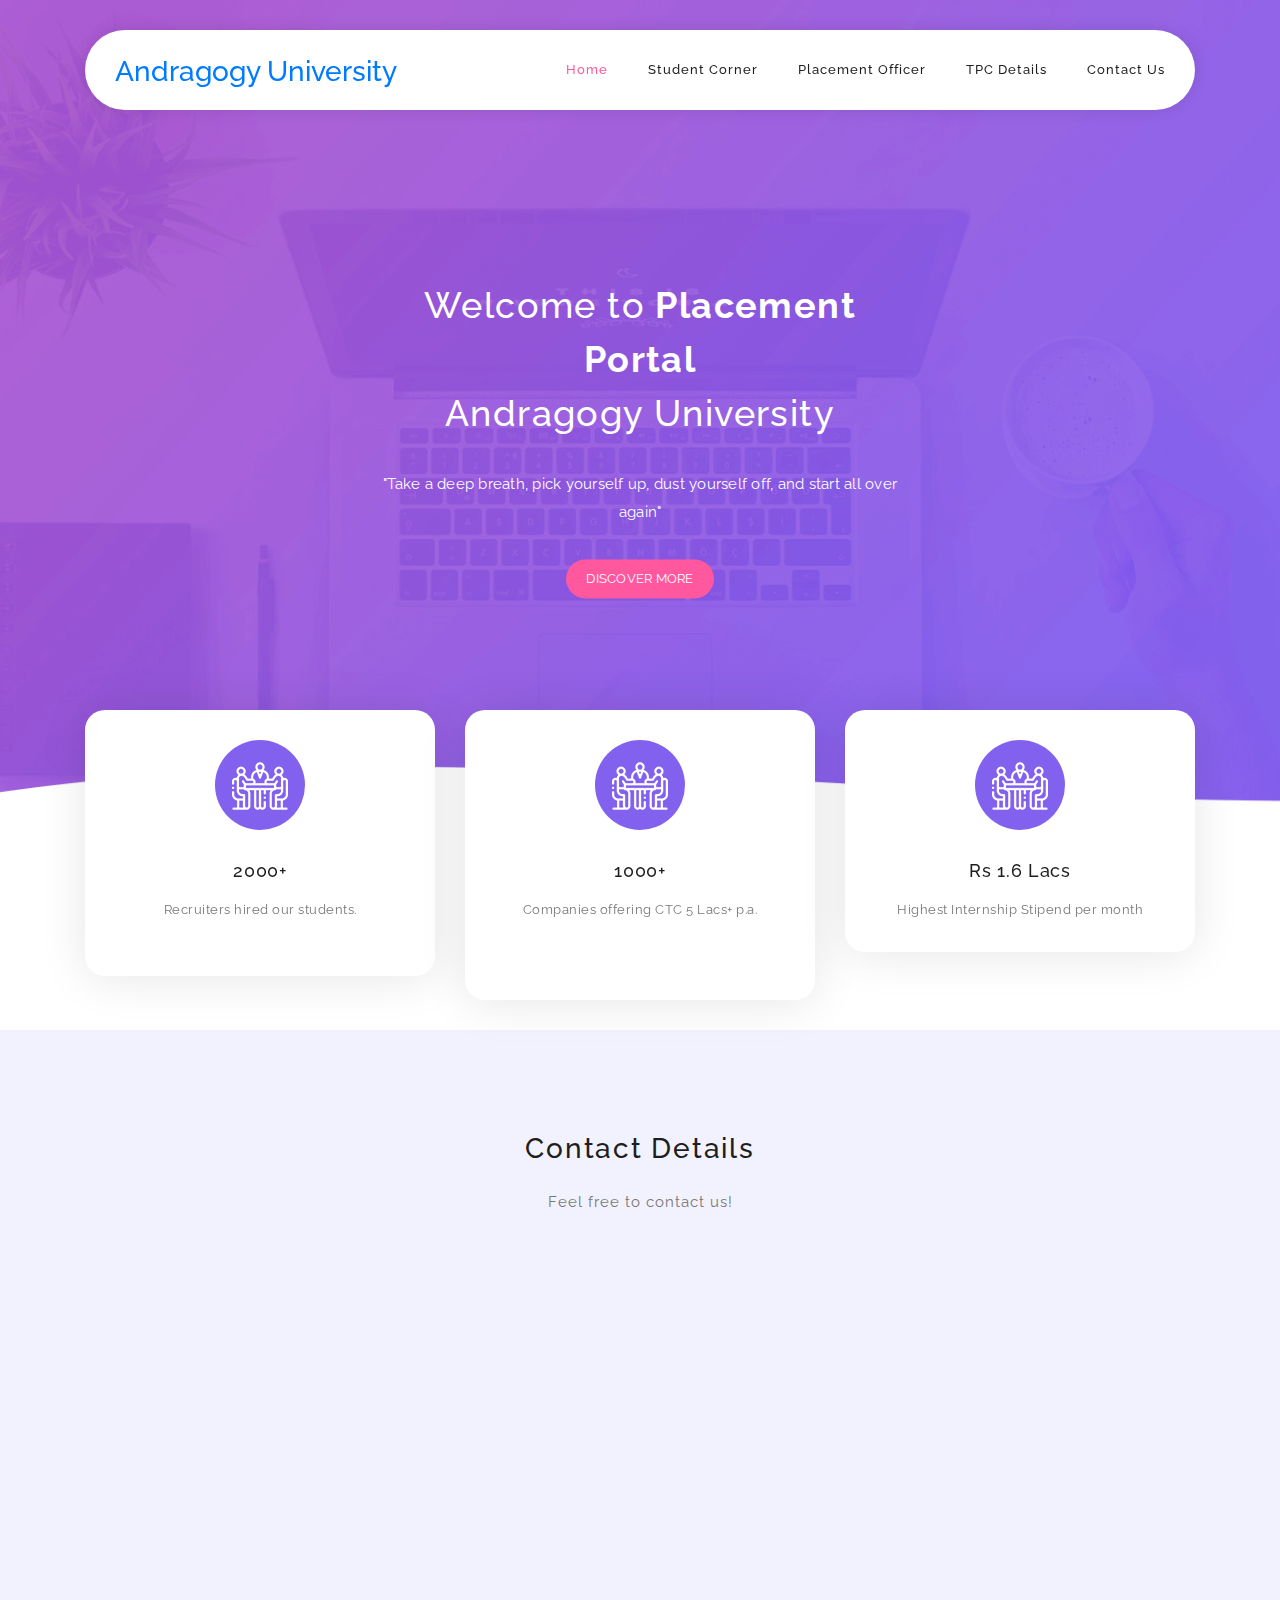
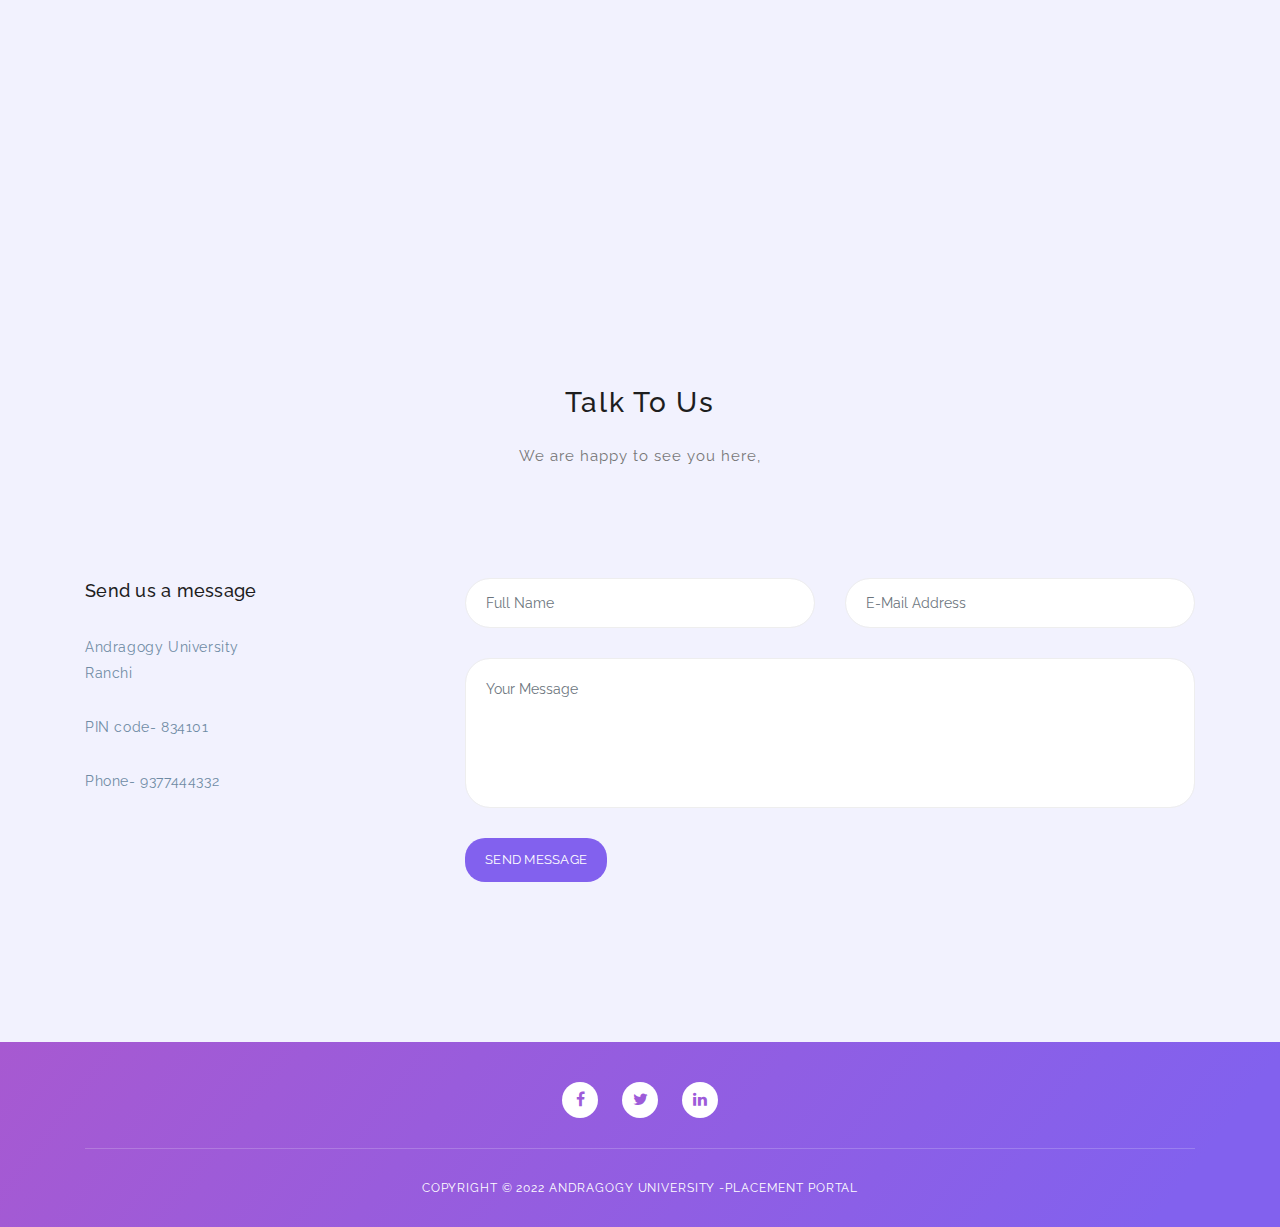
<file: index.html>
<!DOCTYPE html>
<html lang="en">

  <head>

    <meta charset="utf-8">
    <meta name="viewport" content="width=device-width, initial-scale=1, shrink-to-fit=no">
    <meta name="description" content="">
    <meta name="author" content="">
    <link href="https://fonts.googleapis.com/css?family=Raleway:100,300,400,500,700,900" rel="stylesheet">

    <title>Andragogy University</title>
    <link rel="icon" href="assets/images/icon.png">


    <!-- Additional CSS Files -->
    <link rel="stylesheet" type="text/css" href="assets/css/bootstrap.min.css">

    <link rel="stylesheet" type="text/css" href="assets/css/font-awesome.css">

    <link rel="stylesheet" href="assets/css/placement.css">
    </head>

    <body>

    <!-- ***** Preloader Start ***** -->
    <div id="preloader">
        <div class="jumper">
            <div></div>
            <div></div>
            <div></div>
        </div>
    </div>
    <!-- ***** Preloader End ***** -->


    <!-- ***** Header Area Start ***** -->
    <header class="header-area header-sticky">
        <div class="container">
            <div class="row">
                <div class="col-12">
                    <nav class="main-nav">
                        <!-- ***** Logo Start ***** -->
                        <a href="#welcome" class="logo">
                            <h3>Andragogy University</h3>
                        </a>
                        <!-- ***** Logo End ***** -->
                        <!-- ***** Menu Start ***** -->
                        <ul class="nav">
                            <li><a href="#welcome" class="active">Home</a></li>
                            <li><a href="loginpage.html">Student Corner</a></li>
                            <li><a href="loginpage.html">Placement Officer</a></li>
                            <li><a href="#contact-details">TPC Details</a></li>
                            <li><a href="#contact-us">Contact Us</a></li>
                        </ul>
                        <a class='menu-trigger'>
                            <span>Menu</span>
                        </a>
                        <!-- ***** Menu End ***** -->
                    </nav>
                </div>
            </div>
        </div>
    </header>
    <!-- ***** Header Area End ***** -->

    <!-- ***** Welcome Area Start ***** -->
    <div class="welcome-area" id="welcome">

        <!-- ***** Header Text Start ***** -->
        <div class="header-text">
            <div class="container">
                <div class="row">
                    <div class="offset-xl-3 col-xl-6 offset-lg-2 col-lg-8 col-md-12 col-sm-12">
                        <h1>Welcome to <strong>Placement Portal</strong><br>Andragogy University</h1>
                        <p>"Take a deep breath, pick yourself up, dust yourself off, and start all over again"</p>
                        <a href="#stats" class="main-button-slider">Discover More</a>
                    </div>
                </div>
            </div>
        </div>
        <!-- ***** Header Text End ***** -->
    </div>
    <!-- ***** Welcome Area End ***** -->

    <!-- ***** Seatures Small Start ***** -->
    <section class="section statistics" id="stats">
        <div class="container">
            <div class="row">
                <div class="col-lg-12">
                    <div class="row">
                        <!-- ***** statistics Small Item Start ***** -->
                        <div class="col-lg-4 col-md-6 col-sm-6 col-12" data-scroll-reveal="enter bottom move 50px over 0.6s after 0.2s">
                            <div class="statistics-small-item">
                                <div class="icon">
                                    <i><img src="assets/images/featured-item-01.png" alt=""></i>
                                </div>
                                <h5 class="statistics-title">2000+</h5>
                                <p> Recruiters hired our students.</p>
                                <br>
                            </div>
                        </div>
                        <!-- ***** statistics Small Item End ***** -->

                        <!-- ***** statistics Small Item Start ***** -->
                        <div class="col-lg-4 col-md-6 col-sm-6 col-12" data-scroll-reveal="enter bottom move 50px over 0.6s after 0.4s">
                            <div class="statistics-small-item">
                                <div class="icon">
                                    <i><img src="assets/images/featured-item-01.png" alt=""></i>
                                </div>
                                <h5 class="statistics-title">1000+</h5>
                                <p>Companies offering CTC 5 Lacs+ p.a.</p>
                                <br>
                                <br>
                            </div>
                        </div>
                        <!-- ***** statistics Small Item End ***** -->

                        <!-- ***** statistics Small Item Start ***** -->
                        <div class="col-lg-4 col-md-6 col-sm-6 col-12" data-scroll-reveal="enter bottom move 50px over 0.6s after 0.6s">
                            <div class="statistics-small-item">
                                <div class="icon">
                                    <i><img src="assets/images/featured-item-01.png" alt=""></i>
                                </div>
                                <h5 class="statistics-title">Rs 1.6 Lacs</h5>
                                <p>Highest Internship Stipend per month</p>
                            </div>
                        </div>
                        <!-- ***** statistics Small Item End ***** -->
                    </div>
                </div>
            </div>
        </div>
    </section>
    <!-- ***** Statistics Small End ***** -->

    
     <!-- ***** Contacts Start ***** -->
     <section class="section colored" id="contact-details">
        <div class="container">
            <!-- ***** Section Title Start ***** -->
            <div class="row">
                <div class="col-lg-12">
                    <div class="center-heading">
                        <h2 class="section-title">Contact Details</h2>
                    </div>
                </div>
                <div class="offset-lg-3 col-lg-6">
                    <div class="center-text">
                        <p>Feel free to contact us!</p>
                    </div>
                </div>
            </div>
            <!-- ***** Section Title End ***** -->

            <div class="row">
                <!-- ***** Contact Details Start ***** -->
                <div class="col-lg-4 col-md-6 col-sm-12" data-scroll-reveal="enter bottom move 50px over 0.6s after 0.2s">
                    <div class="contact-item">
                        <div class="contact-header">
                            <h3 class="contact-title">Division of Career Services</h3>
                        </div>
                        <br>
                        <div class="contact-body">
                            <div class="contact-wrapper">
                                <span class="contact">Placement Coordinator</span>
                            </div>
                            <ul class="list">
                                <li class="active">Dr. Ankesh Kumar Pandey</li>
                                <li class="active">+91 7824367839</li>
                                <li class="active">ankeshpandeyauniv@gmail.com</li>
                            </ul>
                        </div>
                    </div>
                </div>
                <!-- ***** Contact Details End ***** -->

                <!-- ***** Contact Details Start ***** -->
                <div class="col-lg-4 col-md-6 col-sm-12" data-scroll-reveal="enter bottom move 50px over 0.6s after 0.4s">
                    <div class="contact-item">
                        <div class="contact-header">
                            <h3 class="contact-title">Division of Career Services</h3>
                        </div>
                        <br>
                        <div class="contact-body">
                            <div class="contact-wrapper">
                                <span class="contact">Training & Placement Head</span>
                            </div>
                            <ul class="list">
                                <li class="active">Dr. Joseph Don</li>
                                <li class="active">+91 2124567839</li>
                                <li class="active">josephdonauniv@gmail.com</li>
                            </ul>
                        </div>
                    </div>
                </div>
                <!-- ***** Contact Details End ***** -->


                <!-- ***** Contact Details Start ***** -->
                <div class="col-lg-4 col-md-6 col-sm-12" data-scroll-reveal="enter bottom move 50px over 0.6s after 0.4s">
                    <div class="contact-item">
                        <div class="contact-header">
                            <h3 class="contact-title">Division of Career Services</h3>
                        </div>
                        <br>
                        <div class="contact-body">
                            <div class="contact-wrapper">
                                <span class="contact">Placement Chancellor</span>
                            </div>
                            <ul class="list">
                                <li class="active">Dr. Goutam Adani</li>
                                <li class="active">+91 2451327839</li>
                                <li class="active">Gauta,adaniauniv@gmail.com</li>
                            </ul>
                        </div>
                    </div>
                </div>
                <!-- ***** Contact Details End ***** -->
            </div>
        </div>
    </section>
    <!-- ***** Contacts End ***** -->

    <!-- ***** Contact Us Start ***** -->
    <section class="section colored" id="contact-us">
        <div class="container">
            <!-- ***** Section Title Start ***** -->
            <div class="row">
                <div class="col-lg-12">
                    <div class="center-heading">
                        <h2 class="section-title">Talk To Us</h2>
                    </div>
                </div>
                <div class="offset-lg-3 col-lg-6">
                    <div class="center-text">
                        <p>We are happy to see you here, </p>
                        <br>

                    </div>
                </div>
            </div>
            <!-- ***** Section Title End ***** -->

            <div class="row">
                <!-- ***** Contact Text Start ***** -->
                <div class="col-lg-4 col-md-6 col-sm-12">
                    <h5 class="margin-bottom-30">Send us a message</h5>
                    <div class="contact-text">
                        <p> Andragogy University
                        <br>Ranchi </p>
                        <p>PIN code- 834101</p>
                        <p>Phone- 9377444332</p>
                    </div>
                </div>
                <!-- ***** Contact Text End ***** -->

                <!-- ***** Contact Form Start ***** -->
                <div class="col-lg-8 col-md-6 col-sm-12">
                    <div class="contact-form">
                        <form id="contact" action="https://formspree.io/f/xoqbknej" method="POST">
                          <div class="row">
                            <div class="col-lg-6 col-md-12 col-sm-12">
                              <fieldset>
                                <input name="name" type="text" class="form-control" id="name" placeholder="Full Name" required="">
                              </fieldset>
                            </div>
                            <div class="col-lg-6 col-md-12 col-sm-12">
                              <fieldset>
                                <input name="email" type="email" class="form-control" id="email" placeholder="E-Mail Address" required="">
                              </fieldset>
                            </div>
                            <div class="col-lg-12">
                              <fieldset>
                                <textarea name="message" rows="6" class="form-control" id="message" placeholder="Your Message" required=""></textarea>
                              </fieldset>
                            </div>
                            <div class="col-lg-12">
                              <fieldset>
                                <button type="submit" id="form-submit" class="main-button">Send Message</button>
                              </fieldset>
                            </div>
                          </div>
                        </form>
                    </div>
                </div>
                <!-- ***** Contact Form End ***** -->
            </div>
        </div>
    </section>
    <!-- ***** Contact Us End ***** -->

    <!-- ***** Footer Start ***** -->
    <footer>
        <div class="container">
            <div class="row">
                <div class="col-lg-12 col-md-12 col-sm-12">
                    <ul class="social">
                        <li><a href="#"><i class="fa fa-facebook"></i></a></li>
                        <li><a href="#"><i class="fa fa-twitter"></i></a></li>
                        <li><a href="#"><i class="fa fa-linkedin"></i></a></li>

                    </ul>
                </div>
            </div>
            <div class="row">
                <div class="col-lg-12">
                    <p class="copyright">Copyright &copy; 2022 Andragogy University -Placement Portal</p>
                </div>
            </div>
        </div>
    </footer>

    <!-- jQuery -->
    <script src="assets/js/jquery-2.1.0.min.js"></script>

    <!-- Plugins -->
    <script src="assets/js/scrollreveal.min.js"></script>

    <!-- Global Init -->
    <script src="assets/js/custom.js"></script>

  </body>
</html>
</file>
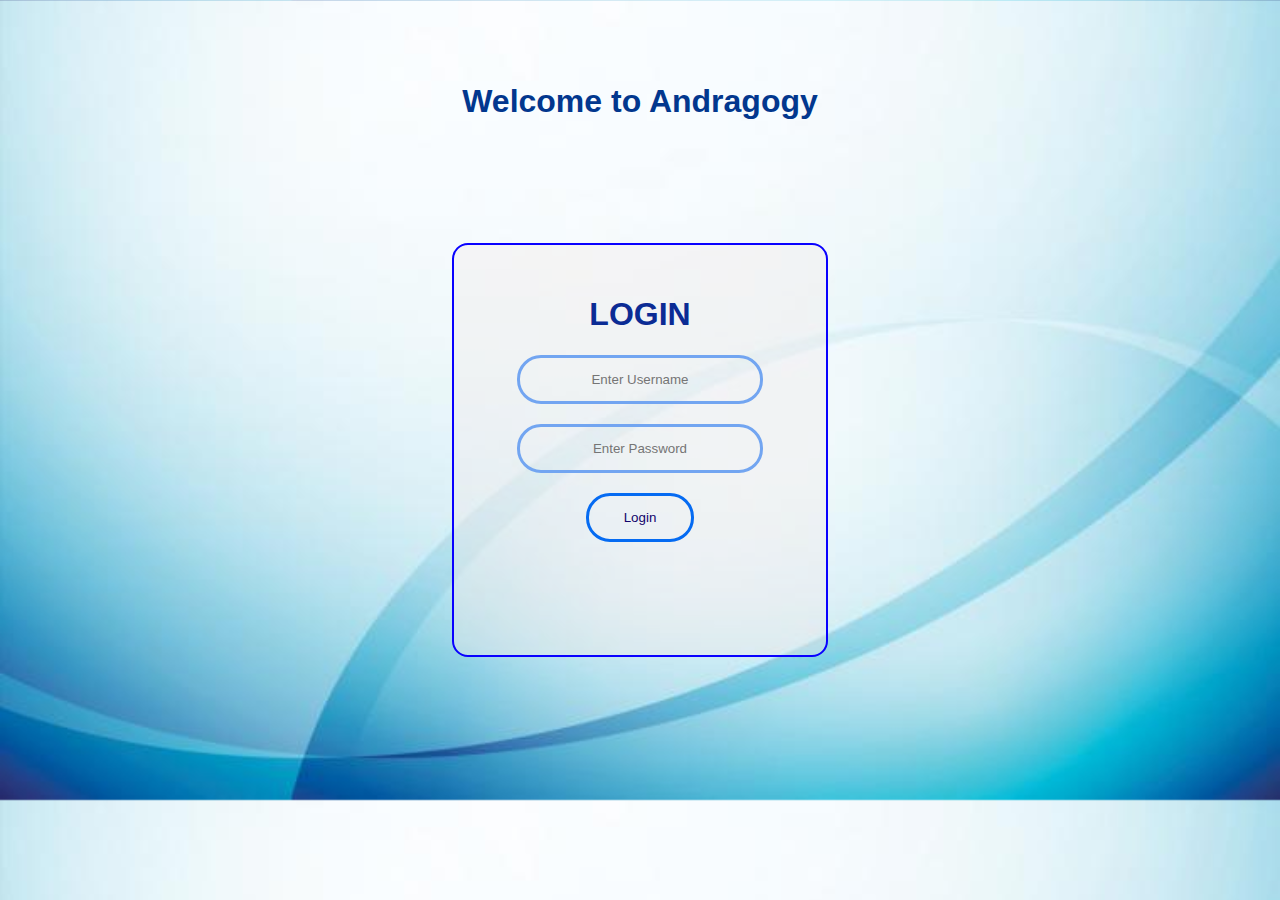
<file: loginpage.html>
<!DOCTYPE html>
<html lang="en">
<head>
  <meta charset="UTF-8">
  <meta http-equiv="X-UA-Compatible" content="IE=edge">
  <meta name="viewport" content="width=device-width, initial-scale=1.0">
  <title>Login | User | Admin</title>
  <link rel="stylesheet" href="css/login.css">
  <script src="login.js"></script>
  
</head>
<body><h1 id="heading">Welcome to Andragogy</h1>
    <form action="" class="loginbox" action="login.html" method="post">
      <h1>login</h1>
      <input type="text" name=""  placeholder="Enter Username" id="username">
      <input type="password" name=""  placeholder="Enter Password" id="password">
      <input type="button" name=""  value="Login" onclick="validate()">

    </form>
</body>
</html>
</file>
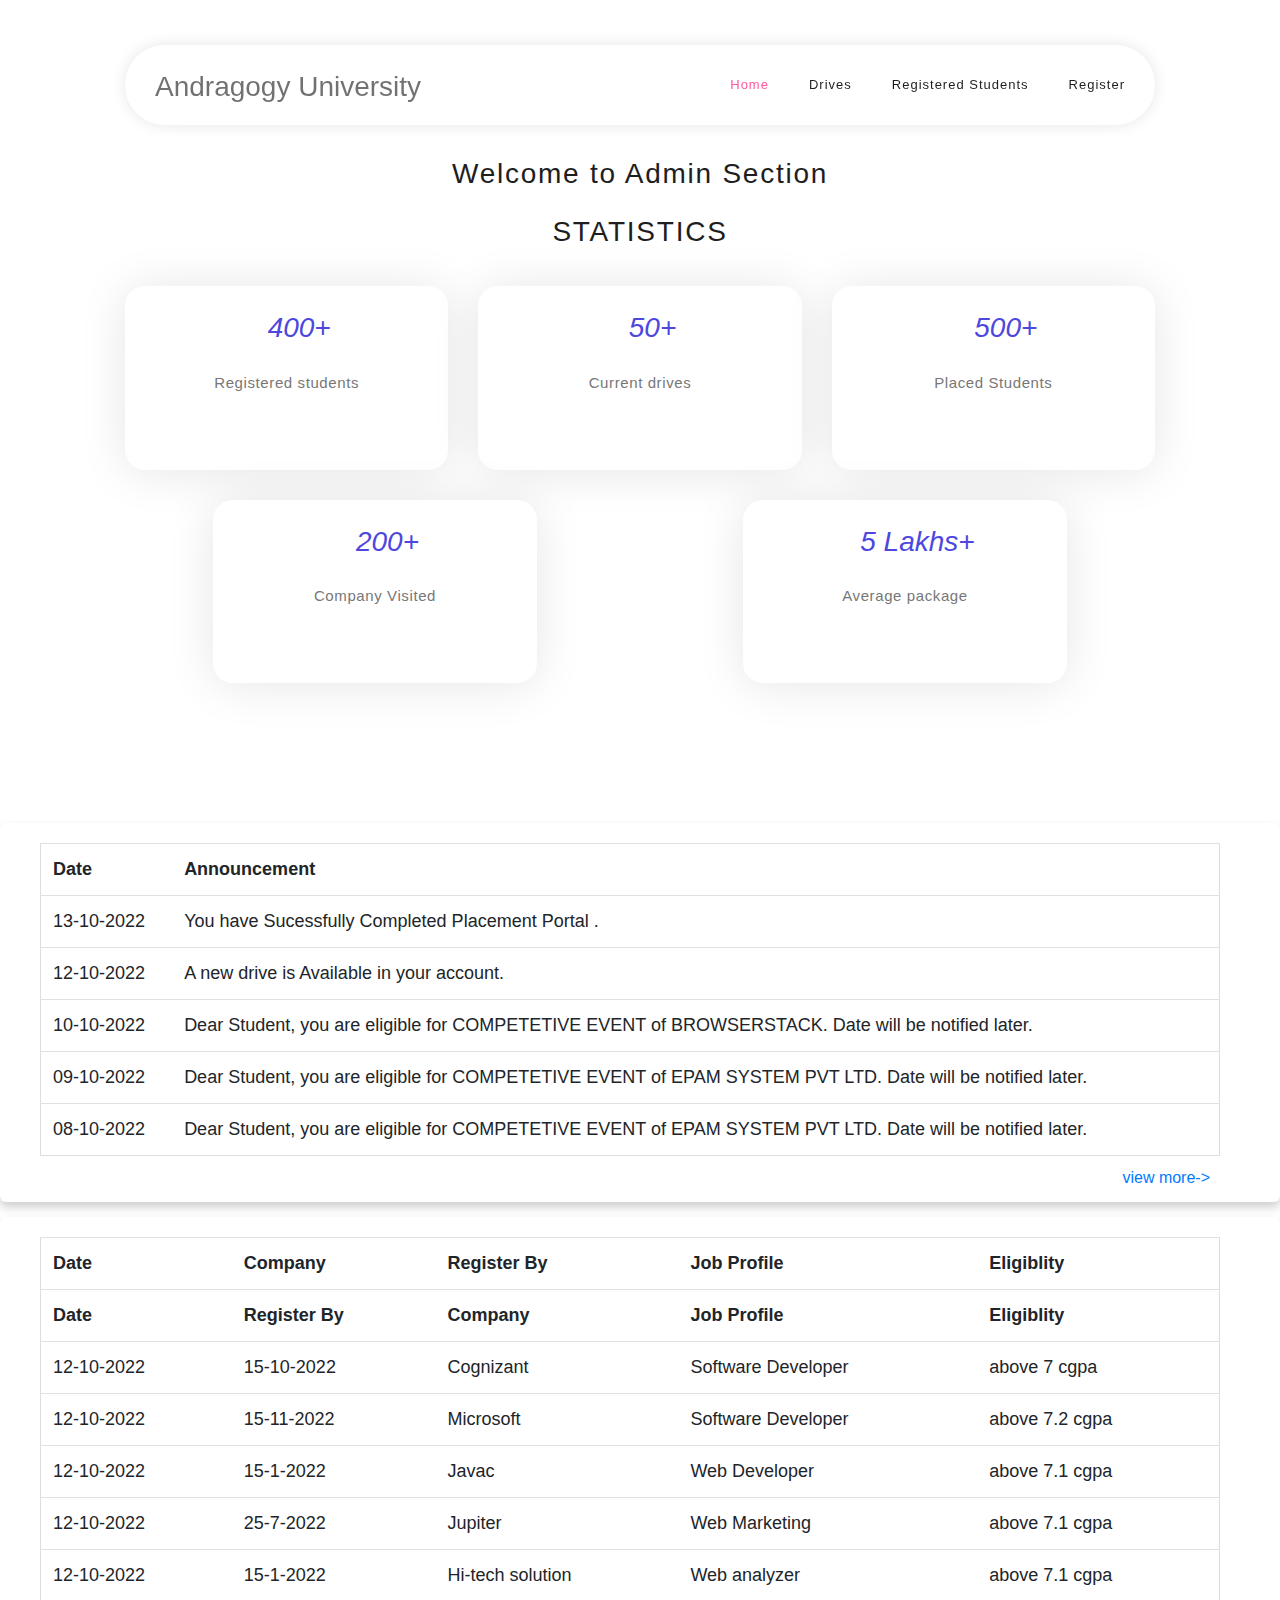
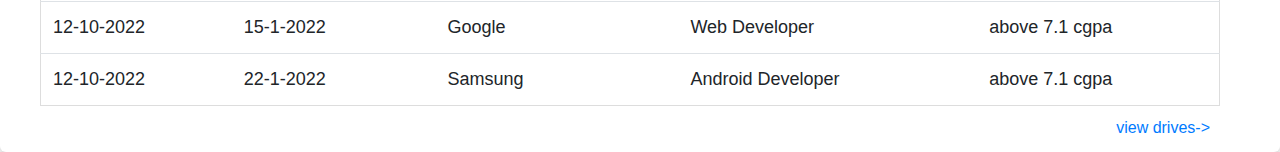
<file: placementoff.html>
<!DOCTYPE html>
<html lang="en">

<head>
    <meta charset="UTF-8">
    <meta http-equiv="X-UA-Compatible" content="IE=edge">
    <meta name="viewport" content="width=device-width, initial-scale=1.0">
    <title>Admin | Portal</title>
    <link rel="stylesheet" href="css/home.css">
    <link rel="stylesheet" href="css/liststudent.css">
    <link rel="stylesheet" href="css/bootstrap.min.css">
</head>

<body>
    <!-- ***** Header Area Start ***** -->
    <header class="header-area header-sticky">
        <div class="container">
            <div class="row">
                <div class="col-12">
                    <nav class="main-nav">
                        <!-- ***** Logo Start ***** -->
                        <a href="index.html" class="logo">
                            <h3 style="color: rgba(0, 0, 0, 0.555);">Andragogy University</h3>
                        </a>
                        <!-- ***** Logo End ***** -->
                        <!-- ***** Menu Start ***** -->
                        <ul class="nav">
                            <li><a href="placementoff.html" class="active">Home</a></li>
                            <li><a href="P_drives.html">Drives</a></li>
                            <li><a href="liststudent.html">Registered Students</a></li>
                            <li><a href="register.html" target="_blank">Register</a></li>
                        </ul>
                        <a class='menu-trigger'>
                            <span>Menu</span>
                        </a>
                        <!-- ***** Menu End ***** -->
                    </nav>
                </div>
            </div>
        </div>
    </header>

    <!-- ***** Testimonials Start ***** -->
    <section class="section" id="testimonials">
        <div class="container">
            <!-- ***** Section Title Start ***** -->
            <div style="padding-top: 2.5rem;"></div>
            <div class="row">
                <div class="col-lg-12">
                    <div class="center-heading">
                        <h2 class="section-title">Welcome to Admin Section</h2>
                        <h2 class="section-title">STATISTICS</h2>
                    </div>
                </div>
                <div>
                    <br>
                    <br>
                </div>
            </div>
            <!-- ***** Section Title End ***** -->

            <div class="row">
                <!-- ***** Testimonials Item Start ***** -->
                <div class="col-lg-4 col-md-6 col-sm-12">
                    <div class="team-item">
                        <div class="team-content">
                            <i>
                                <h3>400+</h3>
                            </i>
                            <p style="text-align: center;">Registered students</p>
                            <br>
                            <!-- <div class="user-image">
                                <img src="http://placehold.it/60x60" alt="">
                            </div> -->
                        </div>
                    </div>
                </div>
                <!-- ***** Testimonials Item End ***** -->

                <!-- ***** Testimonials Item Start ***** -->
                <div class="col-lg-4 col-md-6 col-sm-12">
                    <div class="team-item">
                        <div class="team-content">
                            <i>
                                <h3>50+</h3>
                            </i>
                            <p style="text-align: center;">Current drives</p>
                            <br>
                            <!-- <div class="user-image">
                                <img src="http://placehold.it/60x60" alt="">
                            </div> -->
                        </div>
                    </div>
                </div>
                <!-- ***** Testimonials Item End ***** -->

                <!-- ***** Testimonials Item Start ***** -->
                <div class="col-lg-4 col-md-6 col-sm-12">
                    <div class="team-item">
                        <div class="team-content">
                            <i>
                                <h3>500+ </h3>
                            </i>
                            <p style="text-align: center;">Placed Students</p>
                            <br>
                            <!-- <div class="user-image">
                                <img src="http://placehold.it/60x60" alt="">
                            </div> -->
                        </div>
                    </div>
                </div>
                <!-- ***** Testimonials Item End ***** -->
                <!-- ***** Testimonials Item Start ***** -->
                <div class="col-lg-4 col-md-6 col-sm-12">
                    <div class="team-item">
                        <div class="team-content">
                            <i>
                                <h3>200+ </h3>
                            </i>
                            <p style="text-align: center;">Company Visited</p>
                            <br>
                            <!-- <div class="user-image">
                                <img src="http://placehold.it/60x60" alt="">
                            </div> -->
                        </div>
                    </div>
                </div>
                <!-- ***** Testimonials Item End ***** -->
                <div class="col-lg-4 col-md-6 col-sm-12">
                    <div class="team-item">
                        <div class="team-content">
                            <i>
                                <h3>5 Lakhs+ </h3>
                            </i>
                            <p style="text-align: center;">Average package</p>
                            <br>
                            <!-- <div class="user-image">
                                <img src="http://placehold.it/60x60" alt="">
                            </div> -->
                        </div>
                    </div>
                </div>
                <!-- ***** Testimonials Item End ***** -->


            </div>
        </div>
    </section>
    <!-- ***** Testimonials End ***** -->

    <div class="containerbody" style="margin-top: 15px;">
        <div class="contentdata">
            <div class="table">
                <table id="myTable">
                    <tr>
                        <th>Date</th>
                        <th>Announcement</th>

                    </tr>
                    <tr>
                        <td>13-10-2022</td>
                        <td>You have Sucessfully Completed Placement Portal . </td>
                    </tr>
                    <tr>
                        <td>12-10-2022</td>
                        <td>A new drive is Available in your account.</td>
                    </tr>
                    <tr>
                        <td>10-10-2022</td>
                        <td>Dear Student, you are eligible for COMPETETIVE EVENT of BROWSERSTACK. Date will be notified later.</td>
                    </tr>
                    <tr>
                        <td>09-10-2022</td>
                        <td>Dear Student, you are eligible for COMPETETIVE EVENT of EPAM SYSTEM PVT LTD. Date will be notified later.</td>
                    </tr>
                    <tr>
                        <td>08-10-2022</td>
                        <td>Dear Student, you are eligible for COMPETETIVE EVENT of EPAM SYSTEM PVT LTD. Date will be notified later. </td>
                    </tr>

                </table>
                <li><a href="P_announcement.html" style="float:right; padding:10px;">view more-></a> </li>
            </div>
        </div>

    </div>

    <div class="containerbody" style="margin-top: 15px;">
        <div class="contentdata">
            <div class="table">
                <table id="myTable">
                    <tr>
                        <th>Date</th>
                        <th>Company</th>
                        <th>Register By</th>
                        <th>Job Profile</th>
                        <th>Eligiblity</th>
                      </tr>
                      <tr>
                        <th>Date</th>
                        <th>Register By</th>
                        <th>Company</th>
                        <th>Job Profile</th>
                        <th>Eligiblity</th>
                      </tr>
                      <tr>
                        <td>12-10-2022</td>
                        <td>15-10-2022</td>
                        <td>Cognizant</td>
                        <td>Software Developer</td>
                        <td>above 7 cgpa</td>
                      </tr>
                      <tr>
                        <td>12-10-2022</td>
                        <td>15-11-2022</td>
                        <td>Microsoft</td>
                        <td>Software Developer</td>
                        <td>above 7.2 cgpa</td>
                      </tr>
                      <tr>
                        <td>12-10-2022</td>
                        <td>15-1-2022</td>
                        <td>Javac</td>
                        <td>Web Developer</td>
                        <td>above 7.1 cgpa</td>
                      </tr>
                      
                      <tr>
                        <td>12-10-2022</td>
                        <td>25-7-2022</td>
                        <td>Jupiter</td>
                        <td>Web Marketing</td>
                        <td>above 7.1 cgpa</td>
                      </tr>
                      <tr>
                        <td>12-10-2022</td>
                        <td>15-1-2022</td>
                        <td>Hi-tech solution</td>
                        <td>Web analyzer</td>
                        <td>above 7.1 cgpa</td>
                      </tr>
                      
                      <tr>
                        <td>12-10-2022</td>
                        <td>15-1-2022</td>
                        <td>Google</td>
                        <td>Web Developer</td>
                        <td>above 7.1 cgpa</td>
                      </tr>
                      
                      <tr>
                        <td>12-10-2022</td>
                        <td>22-1-2022</td>
                        <td>Samsung</td>
                        <td>Android Developer</td>
                        <td>above 7.1 cgpa</td>
                      </tr>

                </table>
                <li><a href="P_drives.html" style="float:right; padding:10px;">view drives-></a> </li>
            </div>
        </div>
    </div>
     <!-- jQuery -->
     <script src="assets/js/jquery-2.1.0.min.js"></script>
     <!-- Plugins -->
     <script src="assets/js/scrollreveal.min.js"></script>
     <!-- Global Init -->
     <script src="assets/js/custom.js"></script>
</body>

</html>
</file>
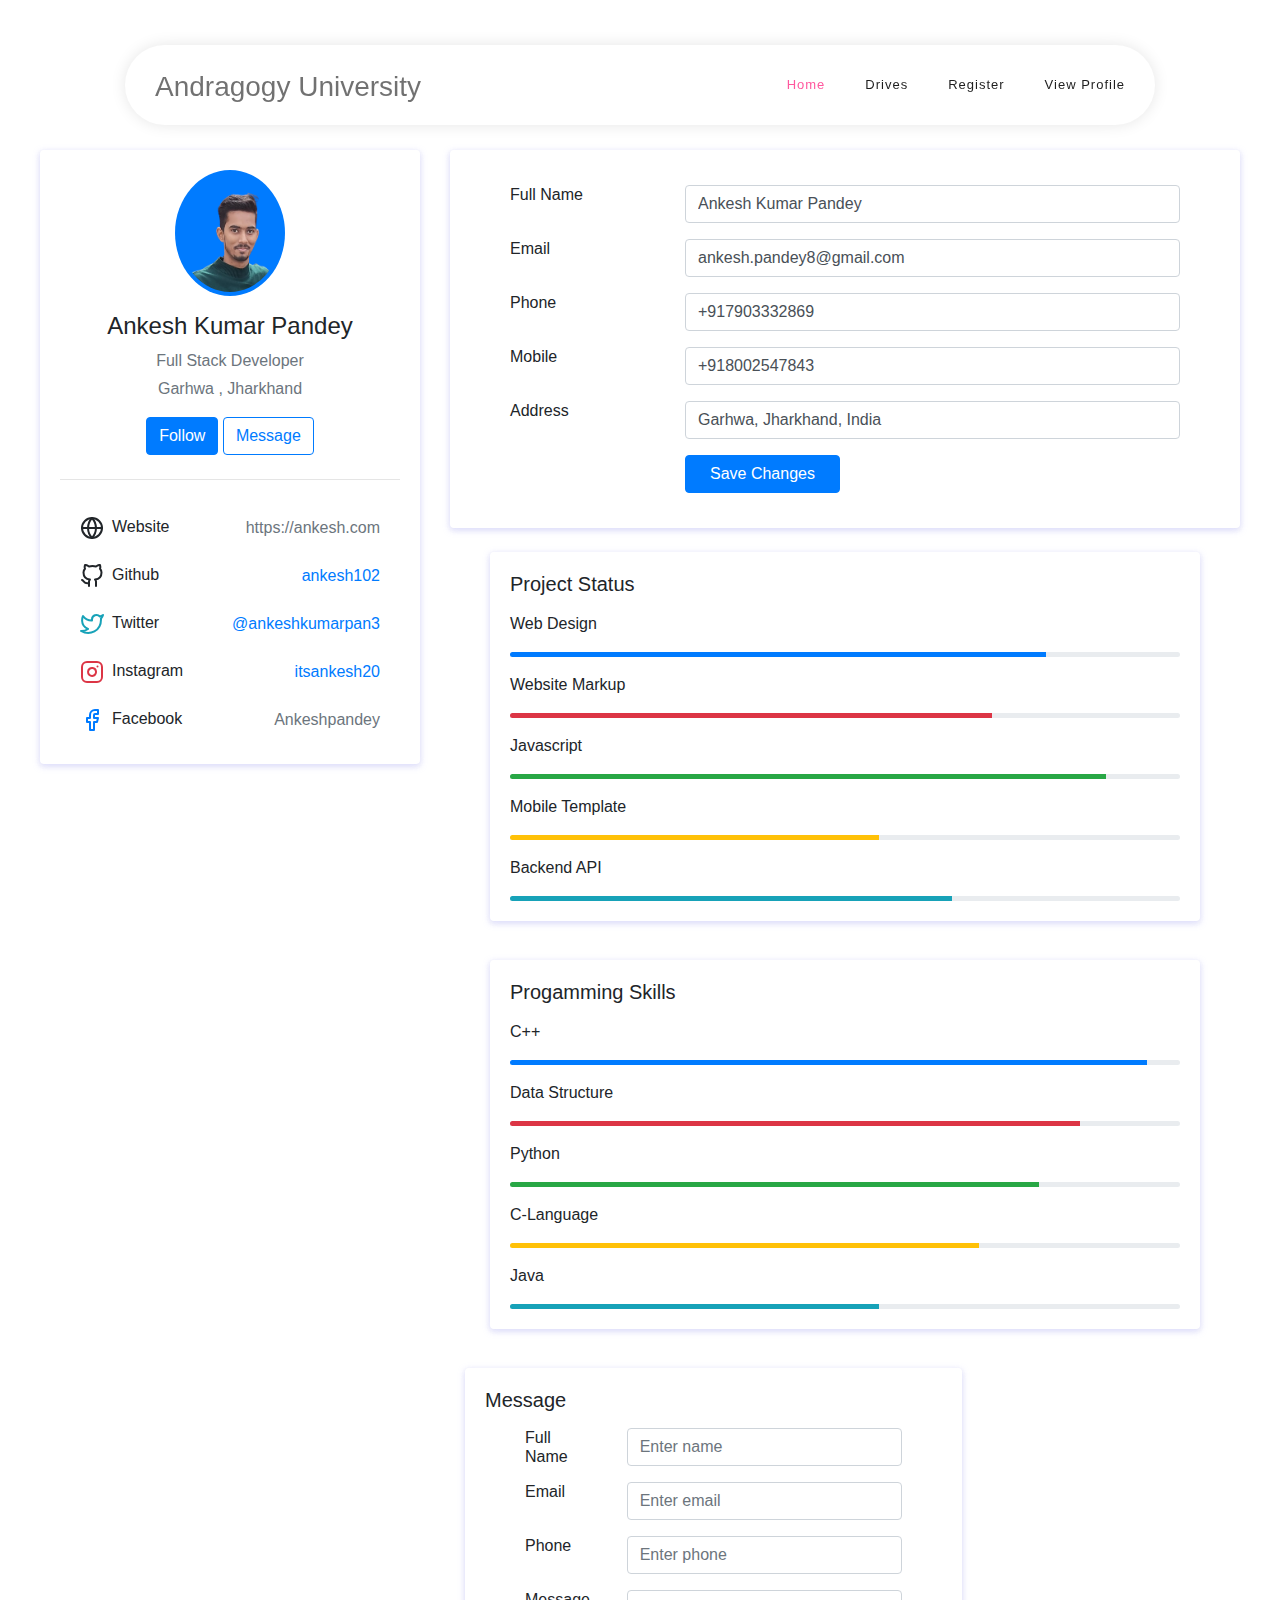
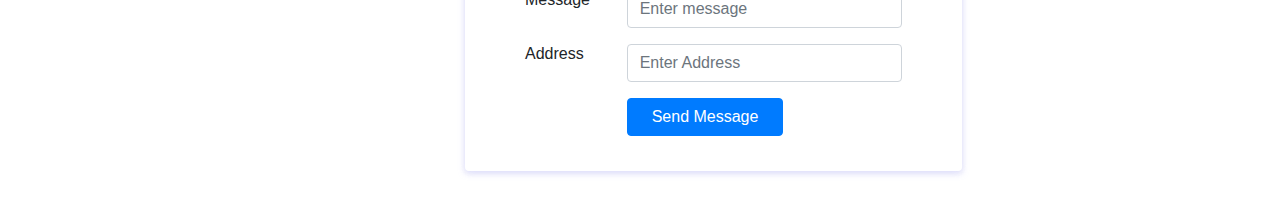
<file: profile.html>
<!DOCTYPE html>
<html lang="en">
<head>
    <meta charset="utf-8">
    <!--  This file has been downloaded from bootdey.com @bootdey on twitter -->
    <!--  All snippets are MIT license http://bootdey.com/license -->
    <title>Profile | Ankesh</title>
    <meta name="viewport" content="width=device-width, initial-scale=1">
	<script src="https://code.jquery.com/jquery-1.10.2.min.js"></script>
    <link href="https://cdn.jsdelivr.net/npm/bootstrap@4.5.0/dist/css/bootstrap.min.css" rel="stylesheet">
	<script src="https://cdn.jsdelivr.net/npm/bootstrap@4.5.0/dist/js/bootstrap.bundle.min.js"></script>
	<link rel="stylesheet" href="css/home.css">
	<link rel="stylesheet" href="css/bootstrap.min.css">
</head>
<body>
<!-- ***** Header Area Start ***** -->
<header class="header-area header-sticky">
    <div class="container">
        <div class="row">
            <div class="col-12">
                <nav class="main-nav">
                    <!-- ***** Logo Start ***** -->
                    <a href="index.html" class="logo">
                        <h3 style="color: rgba(0, 0, 0, 0.555);">Andragogy University</h3>
                    </a>
                    <!-- ***** Logo End ***** -->
                    <!-- ***** Menu Start ***** -->
                    <ul class="nav">
						<li><a href="student_summary.html" class="active">Home</a></li>
						<li><a href="S_drives.html">Drives</a></li>
						<li><a href="register.html" target="_blank">Register</a></li>
						<li><a href="profile.html" target="_blank">View Profile</a></li>
					</ul>
                    <a class='menu-trigger'>
                        <span>Menu</span>
                    </a>
                    <!-- ***** Menu End ***** -->
                </nav>
            </div>
        </div>
    </div>
</header>

<div class="containerbody">
		<div class="main-body">
			<div class="row">
				<div class="col-lg-4">
					<div class="card">
						<div class="card-body">
							<div class="d-flex flex-column align-items-center text-center">
								<img src="images/profile.png" alt="Admin" class="rounded-circle p-1 bg-primary" width="110">
								<div class="mt-3">
									<h4>Ankesh Kumar Pandey</h4>
									<p class="text-secondary mb-1">Full Stack Developer</p>
									<p class="text-muted font-size-sm">Garhwa , Jharkhand</p>
									<button class="btn btn-primary"><a href="https://www.linkedin.com/in/ankesh-pandey8/" style="color: white;">Follow</a></button>
									<button class="btn btn-outline-primary"><a href="#message">Message</a> </button>
								</div>
							</div>
							<hr class="my-4">
							<ul class="list-group list-group-flush">
								<li class="list-group-item d-flex justify-content-between align-items-center flex-wrap">
									<h6 class="mb-0"><svg xmlns="http://www.w3.org/2000/svg" width="24" height="24" viewBox="0 0 24 24" fill="none" stroke="currentColor" stroke-width="2" stroke-linecap="round" stroke-linejoin="round" class="feather feather-globe me-2 icon-inline"><circle cx="12" cy="12" r="10"></circle><line x1="2" y1="12" x2="22" y2="12"></line><path d="M12 2a15.3 15.3 0 0 1 4 10 15.3 15.3 0 0 1-4 10 15.3 15.3 0 0 1-4-10 15.3 15.3 0 0 1 4-10z"></path></svg>Website</h6>
									<span class="text-secondary">https://ankesh.com</span>
								</li>
								<li class="list-group-item d-flex justify-content-between align-items-center flex-wrap">
									<h6 class="mb-0"><svg xmlns="http://www.w3.org/2000/svg" width="24" height="24" viewBox="0 0 24 24" fill="none" stroke="currentColor" stroke-width="2" stroke-linecap="round" stroke-linejoin="round" class="feather feather-github me-2 icon-inline"><path d="M9 19c-5 1.5-5-2.5-7-3m14 6v-3.87a3.37 3.37 0 0 0-.94-2.61c3.14-.35 6.44-1.54 6.44-7A5.44 5.44 0 0 0 20 4.77 5.07 5.07 0 0 0 19.91 1S18.73.65 16 2.48a13.38 13.38 0 0 0-7 0C6.27.65 5.09 1 5.09 1A5.07 5.07 0 0 0 5 4.77a5.44 5.44 0 0 0-1.5 3.78c0 5.42 3.3 6.61 6.44 7A3.37 3.37 0 0 0 9 18.13V22"></path></svg>Github</h6>
									<span class="text-secondary"><a href="https://github.com/ankesh102">ankesh102</a> </span>
								</li>
								<li class="list-group-item d-flex justify-content-between align-items-center flex-wrap">
									<h6 class="mb-0"><svg xmlns="http://www.w3.org/2000/svg" width="24" height="24" viewBox="0 0 24 24" fill="none" stroke="currentColor" stroke-width="2" stroke-linecap="round" stroke-linejoin="round" class="feather feather-twitter me-2 icon-inline text-info"><path d="M23 3a10.9 10.9 0 0 1-3.14 1.53 4.48 4.48 0 0 0-7.86 3v1A10.66 10.66 0 0 1 3 4s-4 9 5 13a11.64 11.64 0 0 1-7 2c9 5 20 0 20-11.5a4.5 4.5 0 0 0-.08-.83A7.72 7.72 0 0 0 23 3z"></path></svg>Twitter</h6>
									<span class="text-secondary"><a href="https://twitter.com/home">@ankeshkumarpan3</a></span>
								</li>
								<li class="list-group-item d-flex justify-content-between align-items-center flex-wrap">
									<h6 class="mb-0"><svg xmlns="http://www.w3.org/2000/svg" width="24" height="24" viewBox="0 0 24 24" fill="none" stroke="currentColor" stroke-width="2" stroke-linecap="round" stroke-linejoin="round" class="feather feather-instagram me-2 icon-inline text-danger"><rect x="2" y="2" width="20" height="20" rx="5" ry="5"></rect><path d="M16 11.37A4 4 0 1 1 12.63 8 4 4 0 0 1 16 11.37z"></path><line x1="17.5" y1="6.5" x2="17.51" y2="6.5"></line></svg>Instagram</h6>
									<span class="text-secondary"><a href="https://www.instagram.com/itsankesh20/">itsankesh20</a></span>
								</li>
								<li class="list-group-item d-flex justify-content-between align-items-center flex-wrap">
									<h6 class="mb-0"><svg xmlns="http://www.w3.org/2000/svg" width="24" height="24" viewBox="0 0 24 24" fill="none" stroke="currentColor" stroke-width="2" stroke-linecap="round" stroke-linejoin="round" class="feather feather-facebook me-2 icon-inline text-primary"><path d="M18 2h-3a5 5 0 0 0-5 5v3H7v4h3v8h4v-8h3l1-4h-4V7a1 1 0 0 1 1-1h3z"></path></svg>Facebook</h6>
									<span class="text-secondary">Ankeshpandey</span>
								</li>
							</ul>
						</div>
					</div>
				</div>
				<div class="col-lg-8">
					<div class="card">
						<div class="card-body">
							<div class="row mb-3">
								<div class="col-sm-3">
									<h6 class="mb-0">Full Name</h6>
								</div>
								<div class="col-sm-9 text-secondary">
									<input type="text" class="form-control" value="Ankesh Kumar Pandey">
								</div>
							</div>
							<div class="row mb-3">
								<div class="col-sm-3">
									<h6 class="mb-0">Email</h6>
								</div>
								<div class="col-sm-9 text-secondary">
									<input type="text" class="form-control" value="ankesh.pandey8@gmail.com">
								</div>
							</div>
							<div class="row mb-3">
								<div class="col-sm-3">
									<h6 class="mb-0">Phone</h6>
								</div>
								<div class="col-sm-9 text-secondary">
									<input type="text" class="form-control" value="+917903332869">
								</div>
							</div>
							<div class="row mb-3">
								<div class="col-sm-3">
									<h6 class="mb-0">Mobile</h6>
								</div>
								<div class="col-sm-9 text-secondary">
									<input type="text" class="form-control" value="+918002547843">
								</div>
							</div>
							<div class="row mb-3">
								<div class="col-sm-3">
									<h6 class="mb-0">Address</h6>
								</div>
								<div class="col-sm-9 text-secondary">
									<input type="text" class="form-control" value="Garhwa, Jharkhand, India">
								</div>
							</div>
							<div class="row">
								<div class="col-sm-3"></div>
								<div class="col-sm-9 text-secondary">
									<input type="button" class="btn btn-primary px-4" value="Save Changes">
								</div>
							</div>
						</div>
					</div>
					<div class="row">
						<div class="col-sm-12">
							<div class="card">
								<div class="card-body">
									<h5 class="d-flex align-items-center mb-3">Project Status</h5>
									<p>Web Design</p>
									<div class="progress mb-3" style="height: 5px">
										<div class="progress-bar bg-primary" role="progressbar" style="width: 80%" aria-valuenow="80" aria-valuemin="0" aria-valuemax="100"></div>
									</div>
									<p>Website Markup</p>
									<div class="progress mb-3" style="height: 5px">
										<div class="progress-bar bg-danger" role="progressbar" style="width: 72%" aria-valuenow="72" aria-valuemin="0" aria-valuemax="100"></div>
									</div>
									<p>Javascript</p>
									<div class="progress mb-3" style="height: 5px">
										<div class="progress-bar bg-success" role="progressbar" style="width: 89%" aria-valuenow="89" aria-valuemin="0" aria-valuemax="100"></div>
									</div>
									<p>Mobile Template</p>
									<div class="progress mb-3" style="height: 5px">
										<div class="progress-bar bg-warning" role="progressbar" style="width: 55%" aria-valuenow="55" aria-valuemin="0" aria-valuemax="100"></div>
									</div>
									<p>Backend API</p>
									<div class="progress" style="height: 5px">
										<div class="progress-bar bg-info" role="progressbar" style="width: 66%" aria-valuenow="66" aria-valuemin="0" aria-valuemax="100"></div>
									</div>
								</div>
							</div>
						</div>
					</div>
					<div class="row">
						<div class="col-sm-12">
							<div class="card">
								<div class="card-body">
									<h5 class="d-flex align-items-center mb-3">Progamming Skills</h5>
									<p>C++</p>
									<div class="progress mb-3" style="height: 5px">
										<div class="progress-bar bg-primary" role="progressbar" style="width: 95%" aria-valuenow="80" aria-valuemin="0" aria-valuemax="100"></div>
									</div>
									<p>Data Structure</p>
									<div class="progress mb-3" style="height: 5px">
										<div class="progress-bar bg-danger" role="progressbar" style="width: 85%" aria-valuenow="72" aria-valuemin="0" aria-valuemax="100"></div>
									</div>
									<p>Python</p>
									<div class="progress mb-3" style="height: 5px">
										<div class="progress-bar bg-success" role="progressbar" style="width: 79%" aria-valuenow="89" aria-valuemin="0" aria-valuemax="100"></div>
									</div>
									<p>C-Language</p>
									<div class="progress mb-3" style="height: 5px">
										<div class="progress-bar bg-warning" role="progressbar" style="width: 70%" aria-valuenow="55" aria-valuemin="0" aria-valuemax="100"></div>
									</div>
									<p>Java</p>
									<div class="progress" style="height: 5px">
										<div class="progress-bar bg-info" role="progressbar" style="width: 55%" aria-valuenow="66" aria-valuemin="0" aria-valuemax="100"></div>
									</div>
								</div>
							</div>
						</div>
					</div>
					
					<div class="col-lg-8" id="message">
						<div class="card">
							<div class="card-body">
								<h5 class="d-flex align-items-center mb-3">Message</h5>
								<div class="row mb-3">
									<div class="col-sm-3">
										<h6 class="mb-0">Full Name</h6>
									</div>
									<div class="col-sm-9 text-secondary">
										<input type="text" class="form-control" placeholder="Enter name">
									</div>
								</div>
								<div class="row mb-3">
									<div class="col-sm-3">
										<h6 class="mb-0">Email</h6>
									</div>
									<div class="col-sm-9 text-secondary">
										<input type="text" class="form-control" placeholder="Enter email">
									</div>
								</div>
								<div class="row mb-3">
									<div class="col-sm-3">
										<h6 class="mb-0">Phone</h6>
									</div>
									<div class="col-sm-9 text-secondary">
										<input type="text" class="form-control" placeholder="Enter phone">
									</div>
								</div>
								<div class="row mb-3">
									<div class="col-sm-3">
										<h6 class="mb-0">Message</h6>
									</div>
									<div class="col-sm-9 text-secondary">
										<input type="text" class="form-control" placeholder="Enter message">
									</div>
								</div>
								<div class="row mb-3">
									<div class="col-sm-3">
										<h6 class="mb-0">Address</h6>
									</div>
									<div class="col-sm-9 text-secondary">
										<input type="text" class="form-control" placeholder="Enter Address">
									</div>
								</div>
								<div class="row">
									<div class="col-sm-3"></div>
									<div class="col-sm-9 text-secondary">
										<input type="button" class="btn btn-primary px-4" value="Send Message">
									</div>
								</div>
							</div>
						</div>


				</div>
			</div>
		</div>
	</div>

<style type="text/css">

body{
   
    margin-top:150px;
}
.card {
    position: relative;
    display: flex;
    flex-direction: column;
    min-width: 0;
    word-wrap: break-word;
    background-color: #fff;
    background-clip: border-box;
    border: 0 solid transparent;
    border-radius: .25rem;
    margin-bottom: 1.5rem;
    box-shadow: 0 2px 6px 0 rgb(218 218 253 / 65%), 0 2px 6px 0 rgb(206 206 238 / 54%);
}
.me-2 {
    margin-right: .5rem!important;
}
 .containerbody{
	margin-top: 100px;
 }
</style>

<script type="text/javascript">

</script>
 <!-- jQuery -->
 <script src="assets/js/jquery-2.1.0.min.js"></script>
 <!-- Plugins -->
 <script src="assets/js/scrollreveal.min.js"></script>
 <!-- Global Init -->
 <script src="assets/js/custom.js"></script>
</body>
</html>
</file>
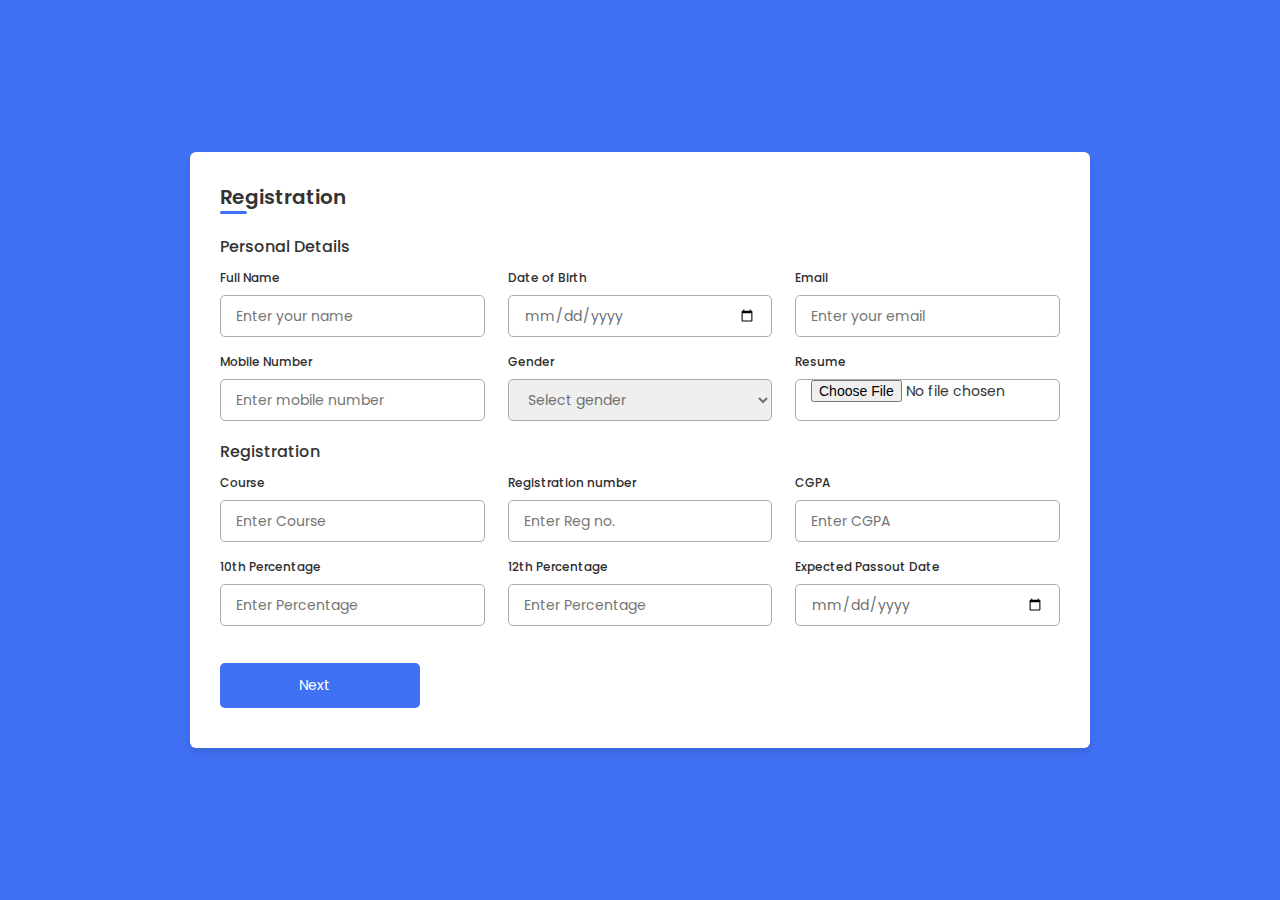
<file: register.html>
<!DOCTYPE html>
<!--=== Coding by CodingLab | www.codinglabweb.com === -->
<html lang="en">
<head>
    <meta charset="UTF-8">
    <meta http-equiv="X-UA-Compatible" content="IE=edge">
    <meta name="viewport" content="width=device-width, initial-scale=1.0">
    
    <!----======== CSS ======== -->
    <link rel="stylesheet" href="css/register.css">
     
    <!----===== Iconscout CSS ===== -->
    <link rel="stylesheet" href="https://unicons.iconscout.com/release/v4.0.0/css/line.css">

    <title>Responsive Regisration Form </title> 
</head>
<body>
    <div class="container">
        <header>Registration</header>

        <form action="#">
            <div class="form first">
                <div class="details personal">
                    <span class="title">Personal Details</span>

                    <div class="fields">
                        <div class="input-field">
                            <label>Full Name</label>
                            <input type="text" placeholder="Enter your name" required>
                        </div>

                        <div class="input-field">
                            <label>Date of Birth</label>
                            <input type="date" placeholder="Enter birth date" required>
                        </div>

                        <div class="input-field">
                            <label>Email</label>
                            <input type="text" placeholder="Enter your email" required>
                        </div>

                        <div class="input-field">
                            <label>Mobile Number</label>
                            <input type="number" placeholder="Enter mobile number" required>
                        </div>

                        <div class="input-field">
                            <label>Gender</label>
                            <select required>
                                <option disabled selected>Select gender</option>
                                <option>Male</option>
                                <option>Female</option>
                                <option>Others</option>
                            </select>
                        </div>

                        <div class="input-field">
                            <label>Resume</label>
                            <!-- <input type="text" placeholder="Enter your ccupation" required> -->
                            <input type="file" name="resume" id="">
                        </div>
                    </div>
                </div>

                <div class="details ID">
                    <span class="title">Registration</span>

                    <div class="fields">
                        <div class="input-field">
                            <label>Course</label>
                            <input type="text" placeholder="Enter Course" required>
                        </div>

                        <div class="input-field">
                            <label>Registration number</label>
                            <input type="number" placeholder="Enter Reg no." required>
                        </div>

                        <div class="input-field">
                            <label>CGPA</label>
                            <input type="number" placeholder="Enter CGPA" required>
                        </div>

                        <div class="input-field">
                            <label>10th Percentage</label>
                            <input type="number" placeholder="Enter Percentage" required>
                        </div>

                        <div class="input-field">
                            <label>12th Percentage</label>
                            <input type="number" placeholder="Enter Percentage" required>
                        </div>

                        <div class="input-field">
                            <label>Expected Passout Date</label>
                            <input type="date" placeholder="Enter passout date" required>
                        </div>
                    </div>

                    <button class="nextBtn">
                        <span class="btnText">Next</span>
                        <i class="uil uil-navigator"></i>
                    </button>
                </div> 
            </div>

            <div class="form second">
                <div class="details address">
                    <span class="title">Address Details</span>

                    <div class="fields">
                        <div class="input-field">
                            <label>Address Type</label>
                            <input type="text" placeholder="Permanent or Temporary" required>
                        </div>

                        <div class="input-field">
                            <label>Nationality</label>
                            <input type="text" placeholder="Enter nationality" required>
                        </div>

                        <div class="input-field">
                            <label>State</label>
                            <input type="text" placeholder="Enter your state" required>
                        </div>

                        <div class="input-field">
                            <label>District</label>
                            <input type="text" placeholder="Enter your district" required>
                        </div>

                        <div class="input-field">
                            <label>Block Number</label>
                            <input type="number" placeholder="Enter block number" required>
                        </div>

                        <!-- <div class="input-field">
                            <label>Ward Number</label>
                            <input type="number" placeholder="Enter ward number" required>
                        </div> -->
                    </div>
                </div>

                <div class="details family">
                    <span class="title">Family Details</span>

                    <div class="fields">
                        <div class="input-field">
                            <label>Father Name</label>
                            <input type="text" placeholder="Enter father name" required>
                        </div>

                        <div class="input-field">
                            <label>Mother Name</label>
                            <input type="text" placeholder="Enter mother name" required>
                        </div>

                        <div class="input-field">
                            <label>Father Occupation</label>
                            <input type="text" placeholder="Enter Occupation" required>
                        </div>

                        <div class="input-field">
                            <label>Mother Occupation</label>
                            <input type="text" placeholder="Enter Occupation" required>
                        </div>

                        <div class="input-field">
                            <label>Father's Signature</label>
                            <input type="file" placeholder="Father in law name" required>
                        </div>

                        <div class="input-field">
                            <label>Mother's Signature</label>
                            <input type="file" placeholder="Mother Signature" required>
                        </div>
                    </div>

                    <div class="buttons">
                        <div class="backBtn">
                            <i class="uil uil-navigator"></i>
                            <span class="btnText">Back</span>
                        </div>
                        
                        <button class="sumbit">
                            <span class="btnText">Submit</span>
                            <i class="uil uil-navigator"></i>
                        </button>
                    </div>
                </div> 
            </div>
        </form>
    </div>

    <script src="register.js"></script>
</body>
</html>
</file>
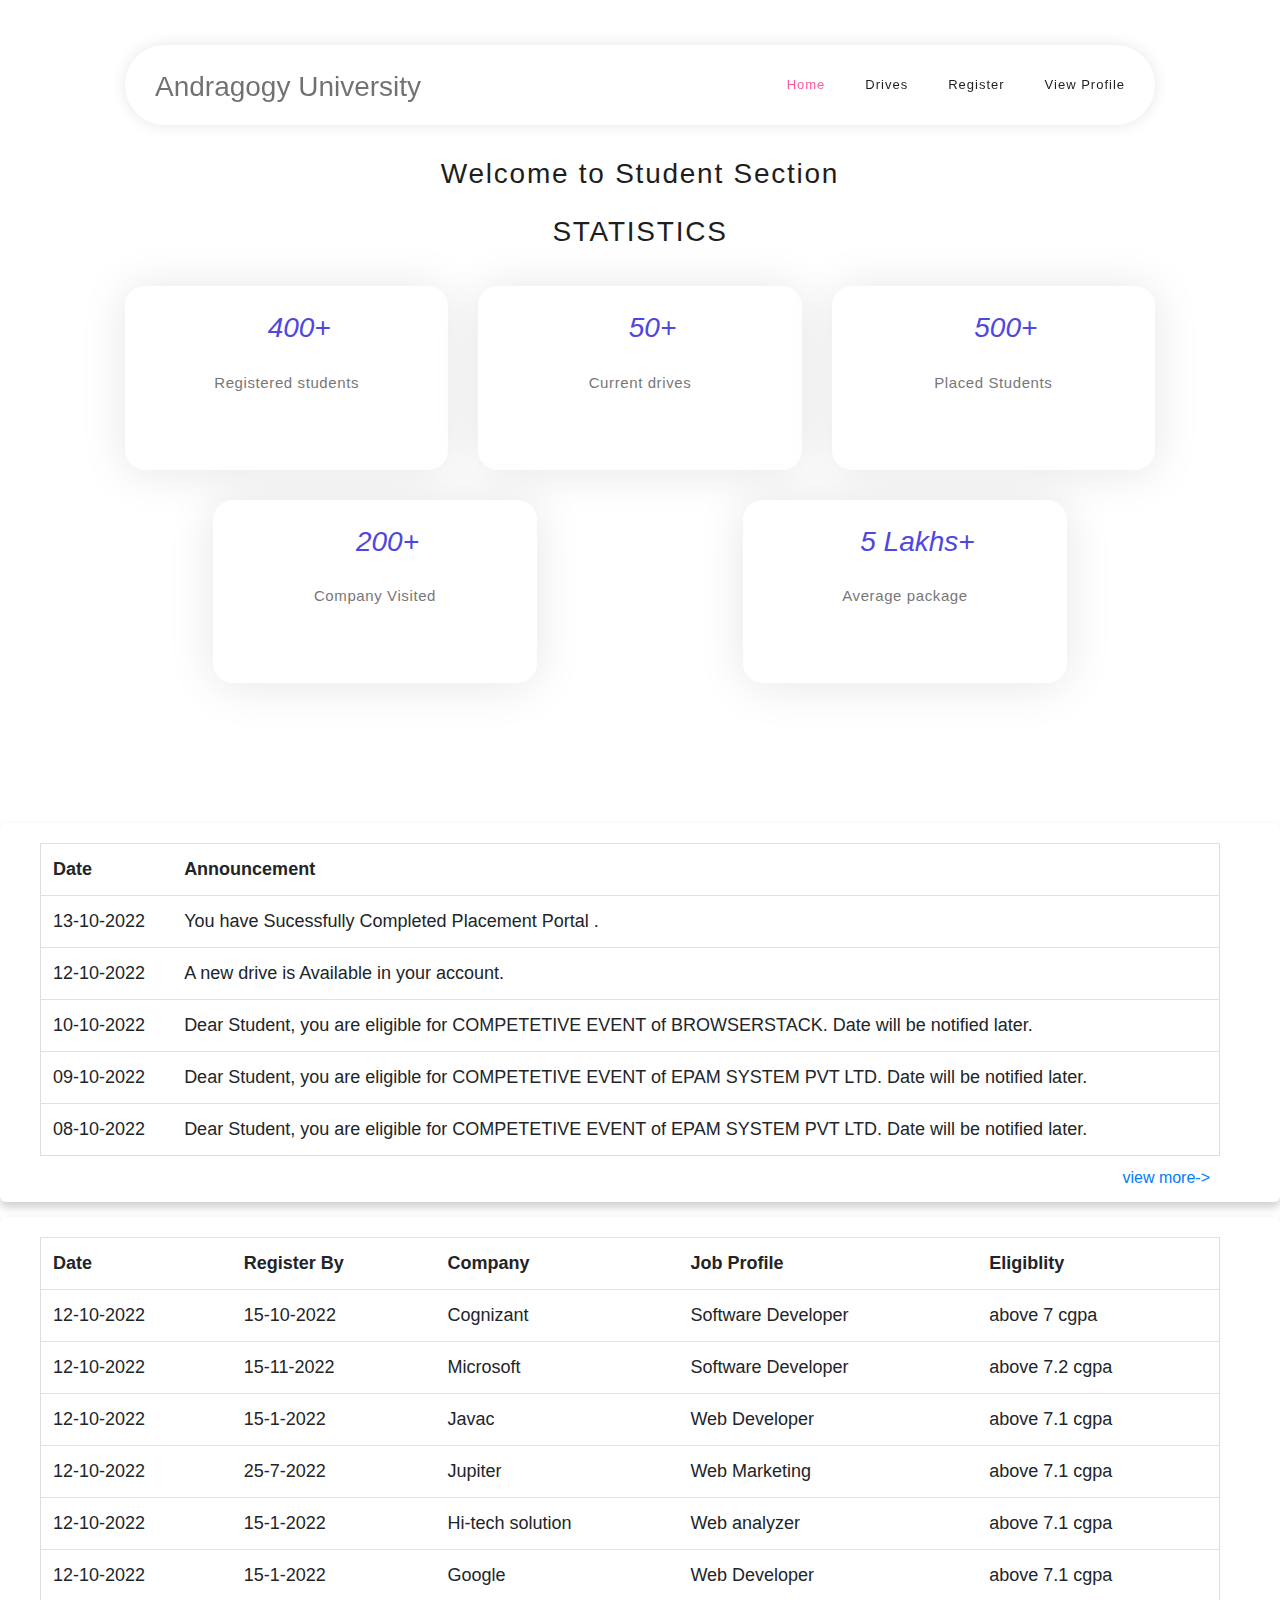
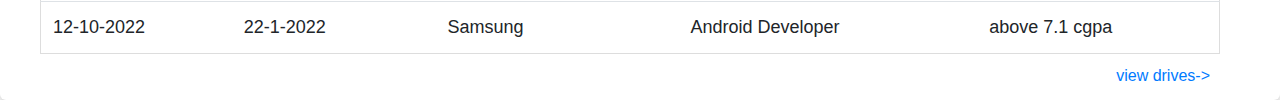
<file: student_summary.html>
<!DOCTYPE html>
<html lang="en">

<head>
    <meta charset="UTF-8">
    <meta http-equiv="X-UA-Compatible" content="IE=edge">
    <meta name="viewport" content="width=device-width, initial-scale=1.0">
    <title>Student | Home</title>
    <link rel="stylesheet" href="css/home.css">
    <link rel="stylesheet" href="css/liststudent.css">
    <link rel="stylesheet" href="css/bootstrap.min.css">
</head>

<body>
    <!-- ***** Header Area Start ***** -->
    <header class="header-area header-sticky">
        <div class="container">
            <div class="row">
                <div class="col-12">
                    <nav class="main-nav">
                        <!-- ***** Logo Start ***** -->
                        <a href="index.html" class="logo">
                            <h3 style="color: rgba(0, 0, 0, 0.555);">Andragogy University</h3>
                        </a>
                        <!-- ***** Logo End ***** -->
                        <!-- ***** Menu Start ***** -->
                        <ul class="nav">
                            <li><a href="student_summary.html" class="active">Home</a></li>
                            <li><a href="S_drives.html">Drives</a></li>
                            <li><a href="register.html" target="_blank">Register</a></li>
                            <li><a href="profile.html" target="_blank">View Profile</a></li>
                        </ul>
                        <a class='menu-trigger'>
                            <span>Menu</span>
                        </a>
                        <!-- ***** Menu End ***** -->
                    </nav>
                </div>
            </div>
        </div>
    </header>

    <!-- ***** Testimonials Start ***** -->
    <section class="section" id="testimonials">
        <div class="container">
            <!-- ***** Section Title Start ***** -->
            <div style="padding-top: 2.5rem;"></div>
            <div class="row">
                <div class="col-lg-12">
                    <div class="center-heading">
                        <h2 class="section-title">Welcome to Student Section</h2>
                        <h2 class="section-title">STATISTICS</h2>
                    </div>
                </div>
                <div>
                    <br>
                    <br>
                </div>
            </div>
            <!-- ***** Section Title End ***** -->

            <div class="row">
                <!-- ***** Testimonials Item Start ***** -->
                <div class="col-lg-4 col-md-6 col-sm-12">
                    <div class="team-item">
                        <div class="team-content">
                            <i>
                                <h3>400+</h3>
                            </i>
                            <p style="text-align: center;">Registered students</p>
                            <br>
                        </div>
                    </div>
                </div>
                <!-- ***** Testimonials Item End ***** -->

                <!-- ***** Testimonials Item Start ***** -->
                <div class="col-lg-4 col-md-6 col-sm-12">
                    <div class="team-item">
                        <div class="team-content">
                            <i>
                                <h3>50+</h3>
                            </i>
                            <p style="text-align: center;">Current drives</p>
                            <br>
                        </div>
                    </div>
                </div>
                <!-- ***** Testimonials Item End ***** -->

                <!-- ***** Testimonials Item Start ***** -->
                <div class="col-lg-4 col-md-6 col-sm-12">
                    <div class="team-item">
                        <div class="team-content">
                            <i>
                                <h3>500+ </h3>
                            </i>
                            <p style="text-align: center;">Placed Students</p>
                            <br>
                        </div>
                    </div>
                </div>
                <!-- ***** Testimonials Item End ***** -->
                <!-- ***** Testimonials Item Start ***** -->
                <div class="col-lg-4 col-md-6 col-sm-12">
                    <div class="team-item">
                        <div class="team-content">
                            <i>
                                <h3>200+ </h3>
                            </i>
                            <p style="text-align: center;">Company Visited</p>
                            <br>
                        </div>
                    </div>
                </div>
                <!-- ***** Testimonials Item End ***** -->
                <div class="col-lg-4 col-md-6 col-sm-12">
                    <div class="team-item">
                        <div class="team-content">
                            <i>
                                <h3>5 Lakhs+ </h3>
                            </i>
                            <p style="text-align: center;">Average package</p>
                            <br>
                        </div>
                    </div>
                </div>
                <!-- ***** Testimonials Item End ***** -->


            </div>
        </div>
    </section>
    <!-- ***** Testimonials End ***** -->

    <div class="containerbody" style="margin-top: 15px;">
        <div class="contentdata">
            <div class="table">
                <table id="myTable">
                    <tr>
                        <th>Date</th>
                        <th>Announcement</th>

                    </tr>
                    <tr>
                        <td>13-10-2022</td>
                        <td>You have Sucessfully Completed Placement Portal . </td>
                    </tr>
                    <tr>
                        <td>12-10-2022</td>
                        <td>A new drive is Available in your account.</td>
                    </tr>
                    <tr>
                        <td>10-10-2022</td>
                        <td>Dear Student, you are eligible for COMPETETIVE EVENT of BROWSERSTACK. Date will be notified later.</td>
                    </tr>
                    <tr>
                        <td>09-10-2022</td>
                        <td>Dear Student, you are eligible for COMPETETIVE EVENT of EPAM SYSTEM PVT LTD. Date will be notified later.</td>
                    </tr>
                    <tr>
                        <td>08-10-2022</td>
                        <td>Dear Student, you are eligible for COMPETETIVE EVENT of EPAM SYSTEM PVT LTD. Date will be notified later. </td>
                    </tr>

                </table>
                <li><a href="S_announcement.html" style="float:right; padding:10px;">view more-></a> </li>
            </div>
        </div>

    </div>

    <div class="containerbody" style="margin-top: 15px;">
        <div class="contentdata">
            <div class="table">
                <table id="myTable">
                    <tr>
                        <th>Date</th>
                        <th>Register By</th>
                        <th>Company</th>
                        <th>Job Profile</th>
                        <th>Eligiblity</th>
                      </tr>
                      <tr>
                        <td>12-10-2022</td>
                        <td>15-10-2022</td>
                        <td>Cognizant</td>
                        <td>Software Developer</td>
                        <td>above 7 cgpa</td>
                      </tr>
                      <tr>
                        <td>12-10-2022</td>
                        <td>15-11-2022</td>
                        <td>Microsoft</td>
                        <td>Software Developer</td>
                        <td>above 7.2 cgpa</td>
                      </tr>
                      <tr>
                        <td>12-10-2022</td>
                        <td>15-1-2022</td>
                        <td>Javac</td>
                        <td>Web Developer</td>
                        <td>above 7.1 cgpa</td>
                      </tr>
                      
                      <tr>
                        <td>12-10-2022</td>
                        <td>25-7-2022</td>
                        <td>Jupiter</td>
                        <td>Web Marketing</td>
                        <td>above 7.1 cgpa</td>
                      </tr>
                      <tr>
                        <td>12-10-2022</td>
                        <td>15-1-2022</td>
                        <td>Hi-tech solution</td>
                        <td>Web analyzer</td>
                        <td>above 7.1 cgpa</td>
                      </tr>
                      
                      <tr>
                        <td>12-10-2022</td>
                        <td>15-1-2022</td>
                        <td>Google</td>
                        <td>Web Developer</td>
                        <td>above 7.1 cgpa</td>
                      </tr>
                      
                      <tr>
                        <td>12-10-2022</td>
                        <td>22-1-2022</td>
                        <td>Samsung</td>
                        <td>Android Developer</td>
                        <td>above 7.1 cgpa</td>
                      </tr>

                </table>
                <li><a href="S_drives.html" style="float:right; padding:10px;">view drives-></a> </li>
            </div>
        </div>
    </div>
     <!-- jQuery -->
     <script src="assets/js/jquery-2.1.0.min.js"></script>
     <!-- Plugins -->
     <script src="assets/js/scrollreveal.min.js"></script>
     <!-- Global Init -->
     <script src="assets/js/custom.js"></script>
</body>

</html>
</file>
<file: css/login.css>
body{
    margin: 0;
    padding: 0;
    font-family: sans-serif;
    /* background: url(../images/login.jpg) ; */
    background: url(../images/back1.jpg) ;
    /* backdrop-filter: brightness(120%); */
    
    background-size: cover;
}

#heading{
    text-align: center;
    margin: 100px 20px;
    margin-top: 5.2rem;
    color: rgb(2, 55, 142);
}

.loginbox{
    width: 312px;
    height: 350px;
    padding: 30px;
    top: 50%;
    left: 50%;
    display: flexbox;
    transform: translate(-50%, -50%);
    background: rgba(243, 234, 234, 0.4);
    text-align: center;
    position: absolute;
    border: 2px solid rgb(9, 1, 255);
    border-radius: 1.0rem;
}

.loginbox h1{
    color: rgb(11, 43, 148);
    text-transform: uppercase;
    font-weight: 700;
}

.loginbox input[type="text"],.loginbox input[type="password"]{
    border: 0;
    background: none;
    display: block;
    margin: 20px auto;
    text-align: center;
    border: 3px solid #72a5f1;
    padding: 14px 10px;
    width: 220px;
    outline: none;
    color: rgb(10, 2, 2);
    border-radius: 24px;
    transition: 0.25px;

}

.loginbox input[type="text"]:focus,.loginbox input[type="password"]:focus{
    width: 270px;
    border-radius: #ff0022ec;
}

.loginbox input[type="button"]{
    border: 0;
    background: none;
    display: block;
    margin: 20px auto;
    text-align: center;
    border: 3px solid #056bf2;
    padding: 14px 35px;
    outline: none;
    color: rgb(17, 4, 107);
    border-radius: 24px;
    transition: 0.25px;
    cursor: pointer;
    /* width: 119px; */
}


.loginbox input[type="button"]:hover{
    background: rgb(223, 219, 219);
    color: rgb(0, 0, 0);
}
</file>
<file: css/liststudent.css>
.student{
    border: 2px solid black;
    position: relative;
    justify-content: center;
    margin: auto;
}

#myInput {
    background-image: url('images/search.png'); /* Add a search icon to input */
    background-position: 10px 12px; /* Position the search icon */
    background-repeat: no-repeat; /* Do not repeat the icon image */
    width: 100%; /* Full-width */
    font-size: 16px; /* Increase font-size */
    padding: 12px 20px 12px 40px; /* Add some padding */
    border: 1px solid #ddd; /* Add a grey border */
    margin-bottom: 12px; /* Add some space below the input */
  }
  
  #myTable {
    border-collapse: collapse; /* Collapse borders */
    width: 100%; /* Full-width */
    border: 1px solid #ddd; /* Add a grey border */
    font-size: 18px; /* Increase font-size */
  }
  
  #myTable th, #myTable td {
    text-align: left; /* Left-align text */
    padding: 12px; /* Add padding */
  }
  
  #myTable tr {
    /* Add a bottom border to all table rows */
    border-bottom: 1px solid #ddd;
  }
  
  #myTable tr.header, #myTable tr:hover {
    /* Add a grey background color to the table header and on hover */
    background-color: #f1f1f1;
  }

  .containerbody{
  width: 100%;
  background: #fff;
  border-radius: 6px;
  padding: 20px 60px 30px 40px;
  box-shadow: 0 5px 10px rgba(0, 0, 0, 0.2);
  margin-top: 172px;
}
.containerbody .content{
  display: flex;
  align-items: center;
  justify-content: space-between;
}
.containerbody .content .left-side{
  width: 40%;
  height: 100%;
  display: flex;
  flex-direction: column;
  align-items: center;
  justify-content: center;
  margin-top: 15px;
  position: relative;
}

.blk-unblk{
  cursor: pointer;
  width: 5.5rem;
  color: rgb(6, 5, 5);
  border-radius: 0.5rem;
}

.blk-unblk:hover{
  cursor: pointer;
  box-shadow: rgb(205, 172, 172);
  background: grey;
}
</file>
<file: css/register.css>
/* ===== Google Font Import - Poppins ===== */
@import url('https://fonts.googleapis.com/css2?family=Poppins:wght@200;300;400;500;600&display=swap');
*{
    margin: 0;
    padding: 0;
    box-sizing: border-box;
    font-family: 'Poppins', sans-serif;
}
body{
    min-height: 100vh;
    display: flex;
    align-items: center;
    justify-content: center;
    background: #4070f4;
}
.container{
    position: relative;
    max-width: 900px;
    width: 100%;
    border-radius: 6px;
    padding: 30px;
    margin: 0 15px;
    background-color: #fff;
    box-shadow: 0 5px 10px rgba(0,0,0,0.1);
}
.container header{
    position: relative;
    font-size: 20px;
    font-weight: 600;
    color: #333;
}
.container header::before{
    content: "";
    position: absolute;
    left: 0;
    bottom: -2px;
    height: 3px;
    width: 27px;
    border-radius: 8px;
    background-color: #4070f4;
}
.container form{
    position: relative;
    margin-top: 16px;
    min-height: 490px;
    background-color: #fff;
    overflow: hidden;
}
.container form .form{
    position: absolute;
    background-color: #fff;
    transition: 0.3s ease;
}
.container form .form.second{
    opacity: 0;
    pointer-events: none;
    transform: translateX(100%);
}
form.secActive .form.second{
    opacity: 1;
    pointer-events: auto;
    transform: translateX(0);
}
form.secActive .form.first{
    opacity: 0;
    pointer-events: none;
    transform: translateX(-100%);
}
.container form .title{
    display: block;
    margin-bottom: 8px;
    font-size: 16px;
    font-weight: 500;
    margin: 6px 0;
    color: #333;
}
.container form .fields{
    display: flex;
    align-items: center;
    justify-content: space-between;
    flex-wrap: wrap;
}
form .fields .input-field{
    display: flex;
    width: calc(100% / 3 - 15px);
    flex-direction: column;
    margin: 4px 0;
}
.input-field label{
    font-size: 12px;
    font-weight: 500;
    color: #2e2e2e;
}
.input-field input, select{
    outline: none;
    font-size: 14px;
    font-weight: 400;
    color: #333;
    border-radius: 5px;
    border: 1px solid #aaa;
    padding: 0 15px;
    height: 42px;
    margin: 8px 0;
}
.input-field input :focus,
.input-field select:focus{
    box-shadow: 0 3px 6px rgba(0,0,0,0.13);
}
.input-field select,
.input-field input[type="date"]{
    color: #707070;
}
.input-field input[type="date"]:valid{
    color: #333;
}
.container form button, .backBtn{
    display: flex;
    align-items: center;
    justify-content: center;
    height: 45px;
    max-width: 200px;
    width: 100%;
    border: none;
    outline: none;
    color: #fff;
    border-radius: 5px;
    margin: 25px 0;
    background-color: #4070f4;
    transition: all 0.3s linear;
    cursor: pointer;
}
.container form .btnText{
    font-size: 14px;
    font-weight: 400;
}
form button:hover{
    background-color: #265df2;
}
form button i,
form .backBtn i{
    margin: 0 6px;
}
form .backBtn i{
    transform: rotate(180deg);
}
form .buttons{
    display: flex;
    align-items: center;
}
form .buttons button , .backBtn{
    margin-right: 14px;
}

@media (max-width: 750px) {
    .container form{
        overflow-y: scroll;
    }
    .container form::-webkit-scrollbar{
       display: none;
    }
    form .fields .input-field{
        width: calc(100% / 2 - 15px);
    }
}

@media (max-width: 550px) {
    form .fields .input-field{
        width: 100%;
    }
}
</file>
<file: assets/css/placement.css>
/*

Placement css

*/
/* 
---------------------------------------------
font & reset css
--------------------------------------------- 
*/
@import url("https://fonts.googleapis.com/css?family=Raleway:100,300,400,500,700,900");
/* 
---------------------------------------------
reset
--------------------------------------------- 
*/
html, body, div, span, applet, object, iframe, h1, h2, h3, h4, h5, h6, p, blockquote, div
pre, a, abbr, acronym, address, big, cite, code, del, dfn, em, font, img, ins, kbd, q,
s, samp, small, strike, strong, sub, sup, tt, var, b, u, i, center, dl, dt, dd, ol, ul, li,
figure, header, nav, section, article, aside, footer, figcaption {
  margin: 0;
  padding: 0;
  border: 0;
  outline: 0;
}

.clearfix:after {
  content: ".";
  display: block;
  clear: both;
  visibility: hidden;
  line-height: 0;
  height: 0;
}

.clearfix {
  display: inline-block;
}

html[xmlns] .clearfix {
  display: block;
}

* html .clearfix {
  height: 1%;
}

ul, li {
  padding: 0;
  margin: 0;
  list-style: none;
}

header, nav, section, article, aside, footer, hgroup {
  display: block;
}

* {
  box-sizing: border-box;
}

html, body {
  font-family: "Raleway", sans-serif;
  font-weight: 400;
  background-color: #fff;
  font-size: 16px;
  -ms-text-size-adjust: 100%;
  -webkit-font-smoothing: antialiased;
  -moz-osx-font-smoothing: grayscale;
}

a {
  text-decoration: none !important;
}

h1, h2, h3, h4, h5, h6 {
  margin-top: 0px;
  margin-bottom: 0px;
}

ul {
  margin-bottom: 0px;
}

/* 
---------------------------------------------
global styles
--------------------------------------------- 
*/
html,
body {
  background: #fff;
  font-family: "Raleway", sans-serif;
}

::selection {
  background: #ff589e;
  color: #fff;
}

::-moz-selection {
  background: #ff589e;
  color: #fff;
}

.section {
  position: relative;
  padding-top: 100px;
  padding-bottom: 80px;
}

.section.colored {
  background: #f2f2fe;
}

.hr {
  bottom: 0px;
  width: 100%;
  height: 1px;
  margin-top: 100px;
  border-bottom: 1px solid #eee;
}

.left-heading.light .section-title {
  color: #ffffff;
}

.left-heading .section-title {
  font-weight: 500;
  font-size: 24px;
  line-height: 42px;
  color: #1e1e1e;
  letter-spacing: 0.25px;
  margin-bottom: 30px;
  position: relative;
}

.center-heading {
  text-align: center;
}

.center-heading .section-title {
  font-weight: 500;
  font-size: 28px;
  color: #1e1e1e;
  letter-spacing: 1.75px;
  line-height: 38px;
  margin-bottom: 20px;
}

.center-heading.colored .section-title {
  color: #ffffff;
}

.center-text {
  text-align: center;
  font-weight: 400;
  font-size: 16px;
  color: #777;
  line-height: 28px;
  letter-spacing: 1px;
  margin-bottom: 50px;
}

.center-text.colored {
  color: #fff;
}

.center-text p {
  font-size: 15px;
  color: #777;
  margin-bottom: 30px;
}

.left-text {
  font-weight: 400;
  font-size: 16px;
  color: #777;
  line-height: 28px;
  letter-spacing: 1px;
}

.left-text.light {
  color: #fff;
}

.left-text p {
  margin-bottom: 30px;
}

.left-text p.dark {
  color: #3B566E;
}

.padding-bottom-top-60 {
  padding-top: 60px !important;
  padding-bottom: 60px !important;
}

.padding-bottom-80 {
  padding-bottom: 80px !important;
}

.padding-bottom-100 {
  padding-bottom: 100px !important;
}

.border-bottom {
  border-bottom: 1px solid #eee !important;
}

.mbottom-30 {
  margin-bottom: 30px !important;
}

.align-self-center {
  -ms-flex-item-align: center !important;
  align-self: center !important;
}

.align-self-bottom {
  -ms-flex-item-align: flex-end !important;
  align-self: flex-end !important;
}

.padding-bottom-0 {
  padding-bottom: 0px !important;
}

.padding-top-0 {
  padding-top: 0px !important;
}

.padding-top-80 {
  padding-top: 80px !important;
}

.padding-top-70 {
  padding-top: 70px !important;
}

.padding-top-20 {
  padding-top: 20px !important;
}

.margin-bottom-0 {
  margin-bottom: 0px !important;
}

.margin-bottom-30 {
  margin-bottom: 30px !important;
}

.margin-top-30 {
  margin-top: 30px !important;
}

.margin-top-15 {
  margin-top: 15px !important;
}

.margin-bottom-45 {
  margin-bottom: 45px !important;
}

.margin-bottom-20 {
  margin-bottom: 20px !important;
}

.margin-bottom-60 {
  margin-bottom: 60px !important;
}

.margin-bottom-100 {
  margin-bottom: 100px !important;
}

@media (max-width: 991px) {
  html, body {
    overflow-x: hidden;
  }
  .mobile-top-fix {
    margin-top: 30px;
    margin-bottom: 0px;
  }
  .mobile-bottom-fix {
    margin-bottom: 30px;
  }
  .mobile-bottom-fix-big {
    margin-bottom: 60px;
  }
}

a.main-button-slider {
  font-size: 13px;
  border-radius: 20px;
  padding: 12px 20px;
  background-color: #ff589e;
  text-transform: uppercase;
  color: #fff;
  letter-spacing: 0.25px;
  -webkit-transition: all 0.3s ease 0s;
  -moz-transition: all 0.3s ease 0s;
  -o-transition: all 0.3s ease 0s;
  transition: all 0.3s ease 0s;
}

a.main-button-slider:hover {
  background-color: #8261ee;
}

a.main-button {
  font-size: 13px;
  border-radius: 20px;
  padding: 12px 20px;
  background-color: #8261ee;
  text-transform: uppercase;
  color: #fff;
  letter-spacing: 0.25px;
  -webkit-transition: all 0.3s ease 0s;
  -moz-transition: all 0.3s ease 0s;
  -o-transition: all 0.3s ease 0s;
  transition: all 0.3s ease 0s;
}

a.main-button:hover {
  background-color: #ff589e;
}

button.main-button {
  outline: none;
  border: none;
  cursor: pointer;
  font-size: 13px;
  border-radius: 20px;
  padding: 12px 20px;
  background-color: #8261ee;
  text-transform: uppercase;
  color: #fff;
  letter-spacing: 0.25px;
  -webkit-transition: all 0.3s ease 0s;
  -moz-transition: all 0.3s ease 0s;
  -o-transition: all 0.3s ease 0s;
  transition: all 0.3s ease 0s;
}

button.main-button:hover {
  background-color: #ff589e;
}


/* 
---------------------------------------------
header
--------------------------------------------- 
*/
.header-area {
  position: fixed;
  top: 30px;
  left: 0px;
  right: 0px;
  z-index: 100;
  height: 100px;
  -webkit-transition: all 0.3s ease 0s;
  -moz-transition: all 0.3s ease 0s;
  -o-transition: all 0.3s ease 0s;
  transition: all 0.3s ease 0s;
}

.header-area .main-nav {
  box-shadow: 0px 0px 15px rgba(0,0,0,0.1);
  border-radius: 40px;
  min-height: 80px;
  background: #fff;
}

.header-area .main-nav .logo {
  float: left;
  margin-top: 37px;
  -webkit-transition: all 0.3s ease 0s;
  -moz-transition: all 0.3s ease 0s;
  -o-transition: all 0.3s ease 0s;
  transition: all 0.3s ease 0s;
  margin-left: 30px;
}

.header-area .main-nav .logo img {
  -webkit-transition: all 0.3s ease 0s;
  -moz-transition: all 0.3s ease 0s;
  -o-transition: all 0.3s ease 0s;
  transition: all 0.3s ease 0s;
}

.header-area .main-nav .nav {
  float: right;
  margin-top: 27px;
  margin-left: 0px;
  margin-right: 30px;
  -webkit-transition: all 0.3s ease 0s;
  -moz-transition: all 0.3s ease 0s;
  -o-transition: all 0.3s ease 0s;
  transition: all 0.3s ease 0s;
  position: relative;
  z-index: 999;
}

.header-area .main-nav .nav li {
  padding-left: 20px;
  padding-right: 20px;
}

.header-area .main-nav .nav li:last-child {
  padding-right: 0px;
}

.header-area .main-nav .nav li a {
  display: block;
  font-weight: 500;
  font-size: 13px;
  color: #fff;
  -webkit-transition: all 0.3s ease 0s;
  -moz-transition: all 0.3s ease 0s;
  -o-transition: all 0.3s ease 0s;
  transition: all 0.3s ease 0s;
  height: 40px;
  line-height: 40px;
  border: transparent;
  letter-spacing: 1px;
}

.header-area .main-nav .nav li a:hover {
  color: #ff589e;
}

.header-area .main-nav .menu-trigger {
  cursor: pointer;
  display: block;
  position: absolute;
  top: 23px;
  width: 32px;
  height: 40px;
  text-indent: -9999em;
  z-index: 99;
  right: 40px;
  display: none;
}

.header-area .main-nav .menu-trigger span,
.header-area .main-nav .menu-trigger span:before,
.header-area .main-nav .menu-trigger span:after {
  -moz-transition: all 0.4s;
  -o-transition: all 0.4s;
  -webkit-transition: all 0.4s;
  transition: all 0.4s;
  background-color: #3B566E;
  display: block;
  position: absolute;
  width: 30px;
  height: 2px;
  left: 0;
}

.header-area .main-nav .menu-trigger span:before,
.header-area .main-nav .menu-trigger span:after {
  -moz-transition: all 0.4s;
  -o-transition: all 0.4s;
  -webkit-transition: all 0.4s;
  transition: all 0.4s;
  background-color: #3B566E;
  display: block;
  position: absolute;
  width: 30px;
  height: 2px;
  left: 0;
  width: 75%;
}

.header-area .main-nav .menu-trigger span:before,
.header-area .main-nav .menu-trigger span:after {
  content: "";
}

.header-area .main-nav .menu-trigger span {
  top: 16px;
}

.header-area .main-nav .menu-trigger span:before {
  -moz-transform-origin: 33% 100%;
  -ms-transform-origin: 33% 100%;
  -webkit-transform-origin: 33% 100%;
  transform-origin: 33% 100%;
  top: -10px;
  z-index: 10;
}

.header-area .main-nav .menu-trigger span:after {
  -moz-transform-origin: 33% 0;
  -ms-transform-origin: 33% 0;
  -webkit-transform-origin: 33% 0;
  transform-origin: 33% 0;
  top: 10px;
}

.header-area .main-nav .menu-trigger.active span,
.header-area .main-nav .menu-trigger.active span:before,
.header-area .main-nav .menu-trigger.active span:after {
  background-color: transparent;
  width: 100%;
}

.header-area .main-nav .menu-trigger.active span:before {
  -moz-transform: translateY(6px) translateX(1px) rotate(45deg);
  -ms-transform: translateY(6px) translateX(1px) rotate(45deg);
  -webkit-transform: translateY(6px) translateX(1px) rotate(45deg);
  transform: translateY(6px) translateX(1px) rotate(45deg);
  background-color: #3B566E;
}

.header-area .main-nav .menu-trigger.active span:after {
  -moz-transform: translateY(-6px) translateX(1px) rotate(-45deg);
  -ms-transform: translateY(-6px) translateX(1px) rotate(-45deg);
  -webkit-transform: translateY(-6px) translateX(1px) rotate(-45deg);
  transform: translateY(-6px) translateX(1px) rotate(-45deg);
  background-color: #3B566E;
}

.header-area.header-sticky {
  min-height: 80px;
}

.header-area.header-sticky .logo {
  margin-top: 25px;
}

.header-area.header-sticky .nav {
  margin-top: 20px !important;
}

.header-area.header-sticky .nav li a {
  color: #1e1e1e;
}

.header-area.header-sticky .nav li a.active {
  color: #ff589e;
}

@media (max-width: 1200px) {
  .header-area .main-nav .nav li {
    padding-left: 12px;
    padding-right: 12px;
  }
  .header-area .main-nav:before {
    display: none;
  }
}

@media (max-width: 991px) {
  .header-area {
    padding: 0px 15px;
    height: 80px;
    box-shadow: none;
    text-align: center;
  }
  .header-area .container {
    padding: 0px;
  }
  .header-area .logo {
    margin-top: 27px !important;
    margin-left: 30px;
  }
  .header-area .menu-trigger {
    display: block !important;
  }
  .header-area .main-nav {
    overflow: hidden;
  }
  .header-area .main-nav .nav {
    float: none;
    width: 100%;
    margin-top: 80px !important;
    display: none;
    -webkit-transition: all 0s ease 0s;
    -moz-transition: all 0s ease 0s;
    -o-transition: all 0s ease 0s;
    transition: all 0s ease 0s;
    margin-left: 0px;
  }
  .header-area .main-nav .nav li:first-child {
    border-top: 1px solid #eee;
  }
  .header-area .main-nav .nav li {
    width: 100%;
    background: #fff;
    border-bottom: 1px solid #eee;
    padding-left: 0px !important;
    padding-right: 0px !important;
  }
  .header-area .main-nav .nav li a {
    height: 50px !important;
    line-height: 50px !important;
    padding: 0px !important;
    border: none !important;
    background: #fff !important;
    color: #3B566E !important;
  }
  .header-area .main-nav .nav li a:hover {
    background: #eee !important;
  }
}

@media (min-width: 992px) {
  .header-area .main-nav .nav {
    display: flex !important;
  }
}

/* 
---------------------------------------------
welcome
--------------------------------------------- 
*/
.welcome-area {
  overflow: hidden;
  position: relative;
  display: flex;
  align-items: center;
  justify-content: center;
  background-image: url(../images/banner-bg.png);
  background-repeat: no-repeat;
  background-position: center center;
  background-size: cover; 
  height: 100vh;
}

.welcome-area .header-text {
  position: absolute;
  top: 50%;
  transform: translateY(-55%);
  text-align: center;
  width: 100%;
}

.welcome-area .header-text h1 {
  font-weight: 500;
  font-size: 36px;
  line-height: 54px;
  letter-spacing: 1.4px;
  margin-bottom: 30px;
  color: #fff;
}

.welcome-area .header-text p {
  font-weight: 400;
  font-size: 15px;
  color: #fff;
  line-height: 28px;
  letter-spacing: 0.25px;
  margin-bottom: 40px;
  position: relative;
}

@media (max-width: 991px) {
  .welcome-area .header-text {
    top: 65% !important;
    transform: perspective(1px) translateY(-60%) !important;
    text-align: center;
  }
  .welcome-area .header-text h1 {
    text-align: center;
    color: #fff;
    margin-bottom: 15px;
  }
  .welcome-area .header-text h1 span {
    color: #fff;
  }
  .welcome-area .header-text p {
    text-align: center;
    color: #fff;
    margin-bottom: 20px;
  }
}

@media (max-width: 820px) {
  .welcome-area .header-text {
    top: 65% !important;
    transform: perspective(1px) translateY(-60%) !important;
  }
   .welcome-area .header-text h1 {
    font-size: 22px;
    line-height: 30px;
    margin-bottom: 15px;
  }
  .welcome-area .header-text p {
    margin-bottom: 20px;
  }
}

@media (max-width: 765px) {
  .welcome-area {
    margin-bottom: 100px;
  }
  .welcome-area .header-text {
    top: 50% !important;
    transform: perspective(1px) translateY(-50%) !important;
    text-align: center;
  }
  .welcome-area .header-text .buttons {
    display: none;
  }
  .welcome-area .header-text h1 {
    font-weight: 600;
    font-size: 24px !important;
    line-height: 30px !important;
    margin-bottom: 30px !important;
  }
  .welcome-area .header-text h1 span {
    color: #fff;
  }
  .welcome-area .header-text p {
    text-align: center;
    color: #fff;
    font-size: 14px;
    line-height: 22px;
    margin-bottom: 40px;
  }
}


/* 
---------------------------------------------
Statistics
--------------------------------------------- 
*/
.statistics-small-item {
  cursor: pointer;
  display: block;
  background: #FFFFFF;
  box-shadow: 0 2px 48px 0 rgba(0, 0, 0, 0.10);
  -webkit-border-radius: 20px;
  -moz-border-radius: 20px;
  border-radius: 20px;
  padding: 30px;
  text-align: center;
  -webkit-transition: all 0.3s ease 0s;
  -moz-transition: all 0.3s ease 0s;
  -o-transition: all 0.3s ease 0s;
  transition: all 0.3s ease 0s;
  position: relative;
  margin-bottom: 30px;
}

.statistics-small-item:hover .icon {
  background-color: #ff589e;
}

.statistics-small-item .icon {
  -webkit-transition: all 0.3s ease 0s;
  -moz-transition: all 0.3s ease 0s;
  -o-transition: all 0.3s ease 0s;
  transition: all 0.3s ease 0s;
  width: 90px;
  height: 90px;
  line-height: 90px;
  margin: auto;
  position: relative;
  margin-bottom: 30px;
  background: #8261ee;
  -webkit-border-radius: 50%;
  -moz-border-radius: 50%;
  border-radius: 50%;
}

.statistics-small-item .icon i {
  font-size: 18px;
  color: #fff;
}

.statistics-small-item .statistics-title {
  font-weight: 500;
  font-size: 18px;
  color: #1e1e1e;
  letter-spacing: 0.7px;
  margin-bottom: 15px;
  position: relative;
  z-index: 2;
}

.statistics-small-item p {
  font-weight: 400;
  font-size: 13px;
  color: #777;
  letter-spacing: 0.5px;
  line-height: 25px;
  position: relative;
  z-index: 2;
}

.statistics-small-item a {
  float: right;
  position: relative;
  z-index: 2;
}

.statistics {
  padding-bottom: 0px;
  padding-top: 30px;
  margin-top: -220px;
  z-index: 9;
}

@media (max-width: 991px) {
  .statistics {
    padding-bottom: 0px;
    padding-top: 0px;
    margin-top: 0px;
  }
}



/* 
---------------------------------------------
contact
--------------------------------------------- 
*/
.contact-item {
  background: #FFFFFF;
  box-shadow: 0 2px 48px 0 rgba(0, 0, 0, 0.1);
  border-radius: 20px;
  margin-bottom: 30px;
  margin-top: 20px;
  padding: 30px 0px 40px 0px;
}

.contact-item.active .contact-header {
  position: relative;
}

.contact-item.active .contact-header .contact-title {
  color: #1e1e1e;
}

.contact-item.active .contact-body .contact-wrapper {
  background-color: #ff589e;
}

.contact-item.active .contact-body .contact-wrapper .currency {
  color: #fff;
}

.contact-item.active .contact-body .contact-wrapper .contact {
  color: #fff;
}

.contact-item.active .contact-body .contact-wrapper .period {
  color: #fff;
}

.contact-item .contact-header {
  text-align: center;
  display: block;
  position: relative;
  padding-bottom: 10px;
}

.contact-item .contact-header .contact-title {
  font-weight: 500;
  font-size: 17px;
  letter-spacing: 0.25px;
  color: #1e1e1e;
  width: 180px;
  height: 40px;
  line-height: 40px;
  left: 0px;
  right: 0px;
  margin: auto;
}

.contact-item .contact-body {
  margin-bottom: 40px;
}

.contact-item .contact-body .contact-wrapper {
  text-align: center;
  padding-top: 20px;
  padding-bottom: 13px;
  background: #8261ee;
  width: 80%;
  margin: auto;
  margin-bottom: 40px;
  margin-top: 5px;
  border-radius: 20px;
}

.contact-item .contact-body .contact-wrapper .currency {
  height: 47px;
  font-weight: 500;
  font-size: 32px;
  color: #fff;
  position: relative;
  top: -1px;
}

.contact-item .contact-body .contact-wrapper .contact {
  font-weight: 500;
  font-size: 28px;
  color: #fff;
}

.contact-item .contact-body .contact-wrapper .period {
  font-weight: 400;
  font-size: 14px;
  color: #fff;
  display: block;
  letter-spacing: 0.88px;
}

.contact-item .contact-body .list li {
  text-align: center;
  margin-bottom: 12px;
  font-weight: 400;
  font-size: 13px;
  color: #7a7a7a;
  letter-spacing: 0.25px;
  text-decoration: line-through;
}

.contact-item .contact-body .list li.active {
  color: #7a7a7a;
  text-decoration: none;
}

.contact-item .contact-footer {
  text-align: center;
  margin-top: 50px;
}



/* 
---------------------------------------------
contact
--------------------------------------------- 
*/

#contact-us {
  padding: 160px 0px;
}

#contact-us h5 {
  font-weight: 500;
  font-size: 18px;
  color: #1e1e1e;
  letter-spacing: 0.25px;
  line-height: 26px;
}

.contact-text {
  font-weight: 400;
  font-size: 14px;
  color: #6F8BA4;
  letter-spacing: 0.6px;
  line-height: 26px;
}

.contact-text p {
  margin-bottom: 28px;
}

.contact-form input,
.contact-form textarea {
  color: #777;
  font-size: 14px;
  border: 1px solid #eee;
  width: 100%;
  height: 50px;
  outline: none;
  padding-left: 20px;
  padding-right: 20px;
  border-radius: 25px;
  -webkit-appearance: none;
  -moz-appearance: none;
  appearance: none;
  margin-bottom: 30px;
}

.contact-form textarea {
  height: 150px;
  resize: none;
  padding: 20px;
}

/* 
---------------------------------------------
footer
--------------------------------------------- 
*/
footer {
  background-image: linear-gradient(127deg, #a759d1 0%, #8261ee 91%);
  padding-top: 30px;
}

footer .social {
  overflow: hidden;
  margin-top: 10px;
  text-align: center;
}

footer .social li {
  margin: 0px 10px;
  display: inline-block;
}

footer .social li a {
  color: #9d5bd9;
   text-align: center;
  background-color: #fff;
  width: 36px;
  height: 36px;
  line-height: 36px;
  border-radius: 50%;
  display: inline-block;
  font-size: 16px;
  -webkit-transition: all 0.3s ease 0s;
  -moz-transition: all 0.3s ease 0s;
  -o-transition: all 0.3s ease 0s;
  transition: all 0.3s ease 0s;
}

footer .social li a:hover {
  background-color: #ff589e;
  color: #fff;
}

footer .copyright {
  text-align: center;
  border-top: 1px solid rgba(250,250,250,0.2);
  margin-top: 30px;
  padding-top: 30px;
  padding-bottom: 30px;
  font-weight: 400;
  font-size: 12px;
  color: #fff;
  letter-spacing: 0.88px;
  text-transform: uppercase;
}

@media (max-width: 991px) {
  footer .text {
    margin-bottom: 30px;
  }
  footer h5 {
    margin-bottom: 15px;
  }
  footer .footer-nav {
    margin-bottom: 30px;
  }
}

/* 
---------------------------------------------
preloader
--------------------------------------------- 
*/
#preloader {
  overflow: hidden;
  background-image: linear-gradient(135deg, #a759d1 0%, #8261ee 100%);
  left: 0;
  right: 0;
  top: 0;
  bottom: 0;
  position: fixed;
  z-index: 9999;
  color: #fff;
}

#preloader .jumper {
  left: 0;
  top: 0;
  right: 0;
  bottom: 0;
  display: block;
  position: absolute;
  margin: auto;
  width: 50px;
  height: 50px;
}

#preloader .jumper > div {
  background-color: #fff;
  width: 10px;
  height: 10px;
  border-radius: 100%;
  -webkit-animation-fill-mode: both;
  animation-fill-mode: both;
  position: absolute;
  opacity: 0;
  width: 50px;
  height: 50px;
  -webkit-animation: jumper 1s 0s linear infinite;
  animation: jumper 1s 0s linear infinite;
}

#preloader .jumper > div:nth-child(2) {
  -webkit-animation-delay: 0.33333s;
  animation-delay: 0.33333s;
}

#preloader .jumper > div:nth-child(3) {
  -webkit-animation-delay: 0.66666s;
  animation-delay: 0.66666s;
}

@-webkit-keyframes jumper {
  0% {
    opacity: 0;
    -webkit-transform: scale(0);
    transform: scale(0);
  }
  5% {
    opacity: 1;
  }
  100% {
    -webkit-transform: scale(1);
    transform: scale(1);
    opacity: 0;
  }
}

@keyframes jumper {
  0% {
    opacity: 0;
    -webkit-transform: scale(0);
    transform: scale(0);
  }
  5% {
    opacity: 1;
  }
  100% {
    opacity: 0;
  }
}
</file>
<file: css/home.css>
/* 
---------------------------------------------
font & reset css
--------------------------------------------- 
*/
@import url("https://fonts.googleapis.com/css?family=Raleway:100,300,400,500,700,900");
/* 
---------------------------------------------
reset
--------------------------------------------- 
*/
html, body, div, span, applet, object, iframe, h1, h2, h3, h4, h5, h6, p, blockquote, div
pre, a, abbr, acronym, address, big, cite, code, del, dfn, em, font, img, ins, kbd, q,
s, samp, small, strike, strong, sub, sup, tt, var, b, u, i, center, dl, dt, dd, ol, ul, li,
figure, header, nav, section, article, aside, footer, figcaption {
  margin: 0;
  padding: 0;
  border: 0;
  outline: 0;
}

.clearfix:after {
  content: ".";
  display: block;
  clear: both;
  visibility: hidden;
  line-height: 0;
  height: 0;
}

.clearfix {
  display: inline-block;
}

html[xmlns] .clearfix {
  display: block;
}

* html .clearfix {
  height: 1%;
}

ul, li {
  padding: 0;
  margin: 0;
  list-style: none;
}

header, nav, section, article, aside, footer, hgroup {
  display: block;
}

* {
  box-sizing: border-box;
}

html, body {
  font-family: "Raleway", sans-serif;
  font-weight: 400;
  background-color: #fff;
  font-size: 16px;
  -ms-text-size-adjust: 100%;
  -webkit-font-smoothing: antialiased;
  -moz-osx-font-smoothing: grayscale;
}

a {
  text-decoration: none !important;
}

h1, h2, h3, h4, h5, h6 {
  margin-top: 0px;
  margin-bottom: 0px;
}

ul {
  margin-bottom: 0px;
}



/* 
---------------------------------------------
global styles
--------------------------------------------- 
*/
html,
body {
  background: #fff;
  font-family: "Raleway", sans-serif;
}

::selection {
  background: #ff589e;
  color: #fff;
}

::-moz-selection {
  background: #ff589e;
  color: #fff;
}

.section {
  position: relative;
  padding-top: 100px;
  padding-bottom: 80px;
}

.section.colored {
  background: #f2f2fe;
}

.hr {
  bottom: 0px;
  width: 100%;
  height: 1px;
  margin-top: 100px;
  border-bottom: 1px solid #eee;
}

.left-heading.light .section-title {
  color: #ffffff;
}

.left-heading .section-title {
  font-weight: 500;
  font-size: 24px;
  line-height: 42px;
  color: #1e1e1e;
  letter-spacing: 0.25px;
  margin-bottom: 30px;
  position: relative;
}

.center-heading {
  text-align: center;
}

.center-heading .section-title {
  font-weight: 500;
  font-size: 28px;
  color: #1e1e1e;
  letter-spacing: 1.75px;
  line-height: 38px;
  margin-bottom: 20px;
}

.center-heading.colored .section-title {
  color: #ffffff;
}

.center-text {
  text-align: center;
  font-weight: 400;
  font-size: 16px;
  color: #777;
  line-height: 28px;
  letter-spacing: 1px;
  margin-bottom: 50px;
}

.center-text.colored {
  color: #fff;
}

.center-text p {
  font-size: 15px;
  color: #777;
  margin-bottom: 30px;
}

.left-text {
  font-weight: 400;
  font-size: 16px;
  color: #777;
  line-height: 28px;
  letter-spacing: 1px;
}

.left-text.light {
  color: #fff;
}

.left-text p {
  margin-bottom: 30px;
}

.left-text p.dark {
  color: #3B566E;
}

.padding-bottom-top-60 {
  padding-top: 60px !important;
  padding-bottom: 60px !important;
}

.padding-bottom-80 {
  padding-bottom: 80px !important;
}

.padding-bottom-100 {
  padding-bottom: 100px !important;
}

.border-bottom {
  border-bottom: 1px solid #eee !important;
}

.mbottom-30 {
  margin-bottom: 30px !important;
}

.align-self-center {
  -ms-flex-item-align: center !important;
  align-self: center !important;
}

.align-self-bottom {
  -ms-flex-item-align: flex-end !important;
  align-self: flex-end !important;
}

.padding-bottom-0 {
  padding-bottom: 0px !important;
}

.padding-top-0 {
  padding-top: 0px !important;
}

.padding-top-80 {
  padding-top: 80px !important;
}

.padding-top-70 {
  padding-top: 70px !important;
}

.padding-top-20 {
  padding-top: 20px !important;
}

.margin-bottom-0 {
  margin-bottom: 0px !important;
}

.margin-bottom-30 {
  margin-bottom: 30px !important;
}

.margin-top-30 {
  margin-top: 30px !important;
}

.margin-top-15 {
  margin-top: 15px !important;
}

.margin-bottom-45 {
  margin-bottom: 45px !important;
}

.margin-bottom-20 {
  margin-bottom: 20px !important;
}

.margin-bottom-60 {
  margin-bottom: 60px !important;
}

.margin-bottom-100 {
  margin-bottom: 100px !important;
}

@media (max-width: 991px) {
  html, body {
    overflow-x: hidden;
  }
  .mobile-top-fix {
    margin-top: 30px;
    margin-bottom: 0px;
  }
  .mobile-bottom-fix {
    margin-bottom: 30px;
  }
  .mobile-bottom-fix-big {
    margin-bottom: 60px;
  }
}






.header-area {
    position: fixed;
    top: 30px;
    left: 0px;
    right: 0px;
    z-index: 100;
    height: 100px;
    -webkit-transition: all 0.3s ease 0s;
    -moz-transition: all 0.3s ease 0s;
    -o-transition: all 0.3s ease 0s;
    transition: all 0.3s ease 0s;
  }
  
  .header-area .main-nav {
    box-shadow: 0px 0px 15px rgba(0,0,0,0.1);
    border-radius: 40px;
    min-height: 80px;
    background: #fff;
  }
  
  .header-area .main-nav .logo {
    float: left;
    margin-top: 37px;
    -webkit-transition: all 0.3s ease 0s;
    -moz-transition: all 0.3s ease 0s;
    -o-transition: all 0.3s ease 0s;
    transition: all 0.3s ease 0s;
    margin-left: 30px;
  }
  
  .header-area .main-nav .logo img {
    -webkit-transition: all 0.3s ease 0s;
    -moz-transition: all 0.3s ease 0s;
    -o-transition: all 0.3s ease 0s;
    transition: all 0.3s ease 0s;
  }
  
  .header-area .main-nav .nav {
    float: right;
    margin-top: 27px;
    margin-left: 0px;
    margin-right: 30px;
    -webkit-transition: all 0.3s ease 0s;
    -moz-transition: all 0.3s ease 0s;
    -o-transition: all 0.3s ease 0s;
    transition: all 0.3s ease 0s;
    position: relative;
    z-index: 999;
  }
  
  .header-area .main-nav .nav li {
    padding-left: 20px;
    padding-right: 20px;
  }
  
  .header-area .main-nav .nav li:last-child {
    padding-right: 0px;
  }
  
  .header-area .main-nav .nav li a {
    display: block;
    font-weight: 500;
    font-size: 13px;
    color: #fff;
    -webkit-transition: all 0.3s ease 0s;
    -moz-transition: all 0.3s ease 0s;
    -o-transition: all 0.3s ease 0s;
    transition: all 0.3s ease 0s;
    height: 40px;
    line-height: 40px;
    border: transparent;
    letter-spacing: 1px;
  }
  
  .header-area .main-nav .nav li a:hover {
    color: #ff589e;
  }
  
  .header-area .main-nav .menu-trigger {
    cursor: pointer;
    display: block;
    position: absolute;
    top: 23px;
    width: 32px;
    height: 40px;
    text-indent: -9999em;
    z-index: 99;
    right: 40px;
    display: none;
  }
  
  .header-area .main-nav .menu-trigger span,
  .header-area .main-nav .menu-trigger span:before,
  .header-area .main-nav .menu-trigger span:after {
    -moz-transition: all 0.4s;
    -o-transition: all 0.4s;
    -webkit-transition: all 0.4s;
    transition: all 0.4s;
    background-color: #3B566E;
    display: block;
    position: absolute;
    width: 30px;
    height: 2px;
    left: 0;
  }
  
  .header-area .main-nav .menu-trigger span:before,
  .header-area .main-nav .menu-trigger span:after {
    -moz-transition: all 0.4s;
    -o-transition: all 0.4s;
    -webkit-transition: all 0.4s;
    transition: all 0.4s;
    background-color: #3B566E;
    display: block;
    position: absolute;
    width: 30px;
    height: 2px;
    left: 0;
    width: 75%;
  }
  
  .header-area .main-nav .menu-trigger span:before,
  .header-area .main-nav .menu-trigger span:after {
    content: "";
  }
  
  .header-area .main-nav .menu-trigger span {
    top: 16px;
  }
  
  .header-area .main-nav .menu-trigger span:before {
    -moz-transform-origin: 33% 100%;
    -ms-transform-origin: 33% 100%;
    -webkit-transform-origin: 33% 100%;
    transform-origin: 33% 100%;
    top: -10px;
    z-index: 10;
  }
  
  .header-area .main-nav .menu-trigger span:after {
    -moz-transform-origin: 33% 0;
    -ms-transform-origin: 33% 0;
    -webkit-transform-origin: 33% 0;
    transform-origin: 33% 0;
    top: 10px;
  }
  
  .header-area .main-nav .menu-trigger.active span,
  .header-area .main-nav .menu-trigger.active span:before,
  .header-area .main-nav .menu-trigger.active span:after {
    background-color: transparent;
    width: 100%;
  }
  
  .header-area .main-nav .menu-trigger.active span:before {
    -moz-transform: translateY(6px) translateX(1px) rotate(45deg);
    -ms-transform: translateY(6px) translateX(1px) rotate(45deg);
    -webkit-transform: translateY(6px) translateX(1px) rotate(45deg);
    transform: translateY(6px) translateX(1px) rotate(45deg);
    background-color: #3B566E;
  }
  
  .header-area .main-nav .menu-trigger.active span:after {
    -moz-transform: translateY(-6px) translateX(1px) rotate(-45deg);
    -ms-transform: translateY(-6px) translateX(1px) rotate(-45deg);
    -webkit-transform: translateY(-6px) translateX(1px) rotate(-45deg);
    transform: translateY(-6px) translateX(1px) rotate(-45deg);
    background-color: #3B566E;
  }
  
  .header-area.header-sticky {
    min-height: 80px;
  }
  
  .header-area.header-sticky .logo {
    margin-top: 25px;
  }
  
  .header-area.header-sticky .nav {
    margin-top: 20px !important;
  }
  
  .header-area.header-sticky .nav li a {
    color: #1e1e1e;
  }
  
  .header-area.header-sticky .nav li a.active {
    color: #ff589e;
  }
  
  @media (max-width: 1200px) {
    .header-area .main-nav .nav li {
      padding-left: 12px;
      padding-right: 12px;
    }
    .header-area .main-nav:before {
      display: none;
    }
  }
  
  @media (max-width: 991px) {
    .header-area {
      padding: 0px 15px;
      height: 80px;
      box-shadow: none;
      text-align: center;
    }
    .header-area .container {
      padding: 0px;
    }
    .header-area .logo {
      margin-top: 27px !important;
      margin-left: 30px;
    }
    .header-area .menu-trigger {
      display: block !important;
    }
    .header-area .main-nav {
      overflow: hidden;
    }
    .header-area .main-nav .nav {
      float: none;
      width: 100%;
      margin-top: 80px !important;
      display: none;
      -webkit-transition: all 0s ease 0s;
      -moz-transition: all 0s ease 0s;
      -o-transition: all 0s ease 0s;
      transition: all 0s ease 0s;
      margin-left: 0px;
    }
    .header-area .main-nav .nav li:first-child {
      border-top: 1px solid #eee;
    }
    .header-area .main-nav .nav li {
      width: 100%;
      background: #fff;
      border-bottom: 1px solid #eee;
      padding-left: 0px !important;
      padding-right: 0px !important;
    }
    .header-area .main-nav .nav li a {
      height: 50px !important;
      line-height: 50px !important;
      padding: 0px !important;
      border: none !important;
      background: #fff !important;
      color: #3B566E !important;
    }
    .header-area .main-nav .nav li a:hover {
      background: #eee !important;
    }
  }
  
  @media (min-width: 992px) {
    .header-area .main-nav .nav {
      display: flex !important;
    }
  }
  /* 
---------------------------------------------
welcome
--------------------------------------------- 
*/
.welcome-area {
    overflow: hidden;
    position: relative;
    display: flex;
    align-items: center;
    justify-content: center;
    background-image: url(../images/banner-bg.png);
    background-repeat: no-repeat;
    background-position: center center;
    background-size: cover; 
    height: 100vh;
  }
  
  .welcome-area .header-text {
    position: absolute;
    top: 50%;
    transform: translateY(-55%);
    text-align: center;
    width: 100%;
  }
  
  .welcome-area .header-text h1 {
    font-weight: 500;
    font-size: 36px;
    line-height: 54px;
    letter-spacing: 1.4px;
    margin-bottom: 30px;
    color: #fff;
  }
  
  .welcome-area .header-text p {
    font-weight: 400;
    font-size: 15px;
    color: #fff;
    line-height: 28px;
    letter-spacing: 0.25px;
    margin-bottom: 40px;
    position: relative;
  }
  
  @media (max-width: 991px) {
    .welcome-area .header-text {
      top: 65% !important;
      transform: perspective(1px) translateY(-60%) !important;
      text-align: center;
    }
    .welcome-area .header-text h1 {
      text-align: center;
      color: #fff;
      margin-bottom: 15px;
    }
    .welcome-area .header-text h1 span {
      color: #fff;
    }
    .welcome-area .header-text p {
      text-align: center;
      color: #fff;
      margin-bottom: 20px;
    }
  }
  
  @media (max-width: 820px) {
    .welcome-area .header-text {
      top: 65% !important;
      transform: perspective(1px) translateY(-60%) !important;
    }
     .welcome-area .header-text h1 {
      font-size: 22px;
      line-height: 30px;
      margin-bottom: 15px;
    }
    .welcome-area .header-text p {
      margin-bottom: 20px;
    }
  }
  
  @media (max-width: 765px) {
    .welcome-area {
      margin-bottom: 100px;
    }
    .welcome-area .header-text {
      top: 50% !important;
      transform: perspective(1px) translateY(-50%) !important;
      text-align: center;
    }
    .welcome-area .header-text .buttons {
      display: none;
    }
    .welcome-area .header-text h1 {
      font-weight: 600;
      font-size: 24px !important;
      line-height: 30px !important;
      margin-bottom: 30px !important;
    }
    .welcome-area .header-text h1 span {
      color: #fff;
    }
    .welcome-area .header-text p {
      text-align: center;
      color: #fff;
      font-size: 14px;
      line-height: 22px;
      margin-bottom: 40px;
    }
  }




  /* 
---------------------------------------------
team
--------------------------------------------- 
*/
.team-item {
    background: #fff;
    box-shadow: 0 2px 48px 0 rgba(0, 0, 0, 0.10);
    border-radius: 20px;
    position: relative;
    margin-bottom: 30px;
    padding-bottom: 25px;
  }
  
  .team-item:hover .team-content .team-info {
    margin-left: 30px;
  }
  
  .team-item i {
    display: block;
    margin-left: 25px;
    margin-top: 25px;
    font-size: 30px;
    color: #4E47DE;
    text-align: center;
  }
  
  .team-item .user-image {
    width: 60px;
    height: 60px;
    overflow: hidden;
    -webkit-border-radius: 100px;
    -moz-border-radius: 100px;
    border-radius: 100px;
    -webkit-transition: all 0.3s ease 0s;
    -moz-transition: all 0.3s ease 0s;
    -o-transition: all 0.3s ease 0s;
    transition: all 0.3s ease 0s;
    margin-left: 25px;
    float: left;
  }
  
  .team-item .team-content {
    text-align: left;
    overflow: hidden;
  }
  
  .team-item .team-content .team-info {
    float: left;
    margin-left: 20px;
    margin-top: 8px;
    -webkit-transition: all 0.3s ease 0s;
    -moz-transition: all 0.3s ease 0s;
    -o-transition: all 0.3s ease 0s;
    transition: all 0.3s ease 0s;
  }
  
  .team-item .team-content .team-info .user-name {
    display: block;
    font-weight: 400;
    font-size: 17px;
    color: #1e1e1e;
    letter-spacing: 0.25px;
    margin-bottom: 5px;
  }
  
  .team-item .team-content .team-info span {
    display: block;
    font-weight: 400;
    font-size: 15px;
    color: #ff589e;
    letter-spacing: 0.25px;
  }
  
  .team-item .team-content p {
    margin-top: 25px;
    padding-left: 25px;
    padding-right: 25px;
    margin-bottom: 25px;
    font-weight: 400;
    font-size: 15px;
    color: #777;
    letter-spacing: 0.6px;
    line-height: 26px;
  }

  /* 
---------------------------------------------
pricing
--------------------------------------------- 
*/
.pricing-item {
    background: #FFFFFF;
    box-shadow: 0 2px 48px 0 rgba(0, 0, 0, 0.1);
    border-radius: 20px;
    margin-bottom: 30px;
    margin-top: 20px;
    padding: 30px 0px 40px 0px;
  }
  
  .pricing-item.active .pricing-header {
    position: relative;
  }
  
  .pricing-item.active .pricing-header .pricing-title {
    color: #1e1e1e;
  }
  
  .pricing-item.active .pricing-body .price-wrapper {
    background-color: #ff589e;
  }
  
  .pricing-item.active .pricing-body .price-wrapper .currency {
    color: #fff;
  }
  
  .pricing-item.active .pricing-body .price-wrapper .price {
    color: #fff;
  }
  
  .pricing-item.active .pricing-body .price-wrapper .period {
    color: #fff;
  }
  
  .pricing-item .pricing-header {
    text-align: center;
    display: block;
    position: relative;
    padding-bottom: 10px;
  }
  
  .pricing-item .pricing-header .pricing-title {
    font-weight: 500;
    font-size: 17px;
    letter-spacing: 0.25px;
    color: #1e1e1e;
    width: 180px;
    height: 40px;
    line-height: 40px;
    left: 0px;
    right: 0px;
    margin: auto;
  }
  
  .pricing-item .pricing-body {
    margin-bottom: 40px;
  }
  
  .pricing-item .pricing-body .price-wrapper {
    text-align: center;
    padding-top: 20px;
    padding-bottom: 13px;
    background: #8261ee;
    width: 80%;
    margin: auto;
    margin-bottom: 40px;
    margin-top: 5px;
    border-radius: 20px;
  }
  
  .pricing-item .pricing-body .price-wrapper .currency {
    height: 47px;
    font-weight: 500;
    font-size: 32px;
    color: #fff;
    position: relative;
    top: -1px;
  }
  
  .pricing-item .pricing-body .price-wrapper .price {
    font-weight: 500;
    font-size: 28px;
    color: #fff;
  }
  
  .pricing-item .pricing-body .price-wrapper .period {
    font-weight: 400;
    font-size: 14px;
    color: #fff;
    display: block;
    letter-spacing: 0.88px;
  }
  
  .pricing-item .pricing-body .list li {
    text-align: center;
    margin-bottom: 12px;
    font-weight: 400;
    font-size: 13px;
    color: #7a7a7a;
    letter-spacing: 0.25px;
    text-decoration: line-through;
  }
  
  .pricing-item .pricing-body .list li.active {
    color: #7a7a7a;
    text-decoration: none;
  }
  
  .pricing-item .pricing-footer {
    text-align: center;
    margin-top: 50px;
  }


  /* 
---------------------------------------------
contact
--------------------------------------------- 
*/

#contact-us {
    padding: 160px 0px;
  }
  
  #contact-us h5 {
    font-weight: 500;
    font-size: 18px;
    color: #1e1e1e;
    letter-spacing: 0.25px;
    line-height: 26px;
  }
  
  .contact-text {
    font-weight: 400;
    font-size: 14px;
    color: #6F8BA4;
    letter-spacing: 0.6px;
    line-height: 26px;
  }
  
  .contact-text p {
    margin-bottom: 28px;
  }
  
  .contact-form input,
  .contact-form textarea {
    color: #777;
    font-size: 14px;
    border: 1px solid #eee;
    width: 100%;
    height: 50px;
    outline: none;
    padding-left: 20px;
    padding-right: 20px;
    border-radius: 25px;
    -webkit-appearance: none;
    -moz-appearance: none;
    appearance: none;
    margin-bottom: 30px;
  }
  
  .contact-form textarea {
    height: 150px;
    resize: none;
    padding: 20px;
  }
  
  .row{
    margin-right: 25px;
    margin-top: 15px;
    margin-bottom: 15px;
    margin-left: 25px;
  }
  /* 
  ---------------------------------------------
  footer
  --------------------------------------------- 
  */
  footer {
    background-image: linear-gradient(127deg, #a759d1 0%, #8261ee 91%);
    padding-top: 30px;
  }
  
  footer .social {
    overflow: hidden;
    margin-top: 10px;
    text-align: center;
  }
  
  footer .social li {
    margin: 0px 10px;
    display: inline-block;
  }
  
  footer .social li a {
    color: #9d5bd9;
     text-align: center;
    background-color: #fff;
    width: 36px;
    height: 36px;
    line-height: 36px;
    border-radius: 50%;
    display: inline-block;
    font-size: 16px;
    -webkit-transition: all 0.3s ease 0s;
    -moz-transition: all 0.3s ease 0s;
    -o-transition: all 0.3s ease 0s;
    transition: all 0.3s ease 0s;
  }
  
  footer .social li a:hover {
    background-color: #ff589e;
    color: #fff;
  }
  
  footer .copyright {
    text-align: center;
    border-top: 1px solid rgba(250,250,250,0.2);
    margin-top: 30px;
    padding-top: 30px;
    padding-bottom: 30px;
    font-weight: 400;
    font-size: 12px;
    color: #fff;
    letter-spacing: 0.88px;
    text-transform: uppercase;
  }
  
  @media (max-width: 991px) {
    footer .text {
      margin-bottom: 30px;
    }
    footer h5 {
      margin-bottom: 15px;
    }
    footer .footer-nav {
      margin-bottom: 30px;
    }
  }
  
  /* 
  ---------------------------------------------
  preloader
  --------------------------------------------- 
  */
  #preloader {
    overflow: hidden;
    background-image: linear-gradient(135deg, #a759d1 0%, #8261ee 100%);
    left: 0;
    right: 0;
    top: 0;
    bottom: 0;
    position: fixed;
    z-index: 9999;
    color: #fff;
  }
  
  #preloader .jumper {
    left: 0;
    top: 0;
    right: 0;
    bottom: 0;
    display: block;
    position: absolute;
    margin: auto;
    width: 50px;
    height: 50px;
  }
  
  #preloader .jumper > div {
    background-color: #fff;
    width: 10px;
    height: 10px;
    border-radius: 100%;
    -webkit-animation-fill-mode: both;
    animation-fill-mode: both;
    position: absolute;
    opacity: 0;
    width: 50px;
    height: 50px;
    -webkit-animation: jumper 1s 0s linear infinite;
    animation: jumper 1s 0s linear infinite;
  }
  
  #preloader .jumper > div:nth-child(2) {
    -webkit-animation-delay: 0.33333s;
    animation-delay: 0.33333s;
  }
  
  #preloader .jumper > div:nth-child(3) {
    -webkit-animation-delay: 0.66666s;
    animation-delay: 0.66666s;
  }
  
  @-webkit-keyframes jumper {
    0% {
      opacity: 0;
      -webkit-transform: scale(0);
      transform: scale(0);
    }
    5% {
      opacity: 1;
    }
    100% {
      -webkit-transform: scale(1);
      transform: scale(1);
      opacity: 0;
    }
  }
  
  @keyframes jumper {
    0% {
      opacity: 0;
      -webkit-transform: scale(0);
      transform: scale(0);
    }
    5% {
      opacity: 1;
    }
    100% {
      opacity: 0;
    }
  }
  
  .col-sm-12 {
    margin: auto;
  }
</file>
